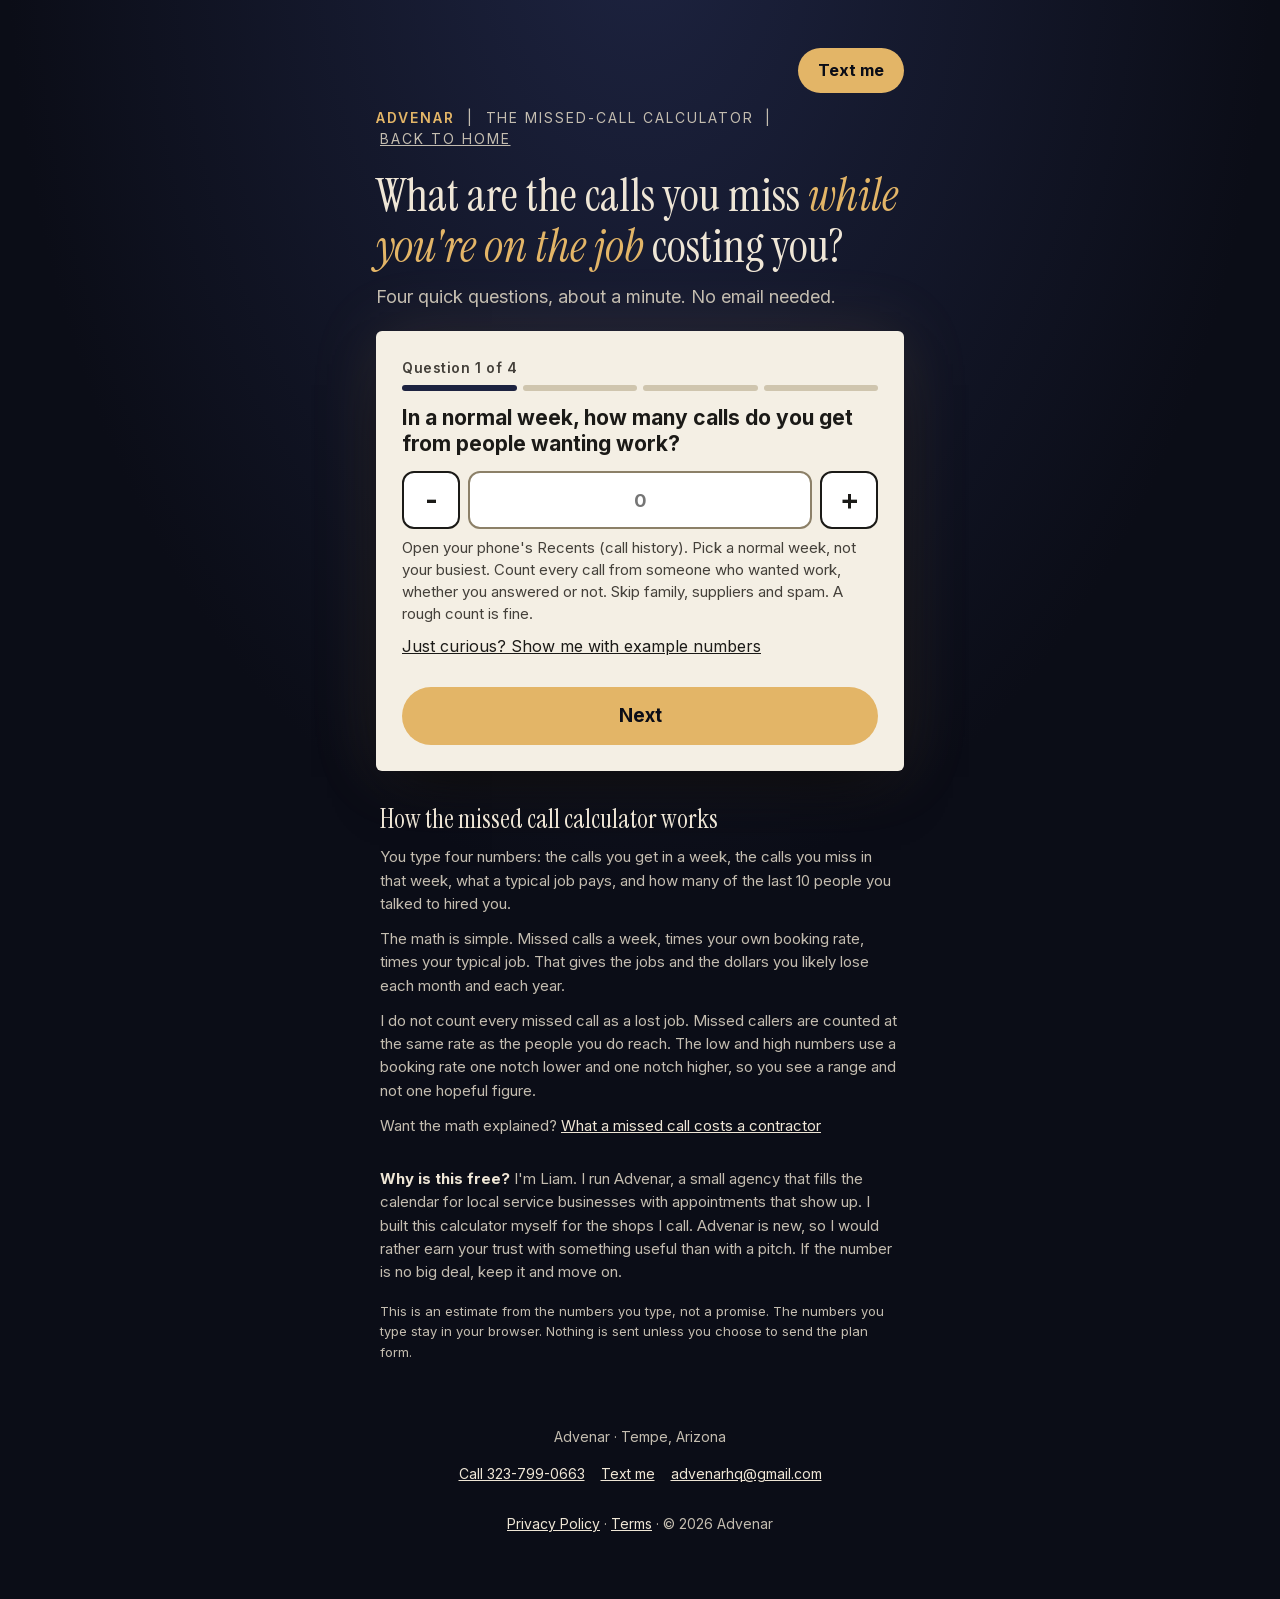
<file: audit/index.html>
<!doctype html>
<html lang="en">
<head>
<meta charset="utf-8">
<meta name="viewport" content="width=device-width, initial-scale=1">
<title>Missed Call Calculator for Contractors | Advenar</title>
<meta name="description" content="HVAC, plumbing, roofing and lawn care owners: answer four quick questions and see what the calls you miss are costing you each month and each year.">
<link rel="canonical" href="https://advenarhq.com/audit/">
<meta property="og:type" content="website">
<meta property="og:site_name" content="Advenar">
<meta property="og:url" content="https://advenarhq.com/audit/">
<meta property="og:title" content="Missed Call Calculator for Contractors | Advenar">
<meta property="og:description" content="Four quick questions, about a minute. See a careful estimate of what the calls you miss on the job may be costing you each month.">
<meta property="og:image" content="https://advenarhq.com/img/og.png">
<meta property="og:image:width" content="1200">
<meta property="og:image:height" content="630">
<meta property="og:image:alt" content="Advenar. A full calendar you didn't have to chase.">
<meta name="twitter:card" content="summary_large_image">
<meta name="twitter:title" content="Missed Call Calculator for Contractors | Advenar">
<meta name="twitter:description" content="Four quick questions, about a minute. See a careful estimate of what the calls you miss on the job may be costing you each month.">
<meta name="twitter:image" content="https://advenarhq.com/img/og.png">
<meta name="theme-color" content="#0b0d17">
<link rel="icon" href="/favicon.svg" type="image/svg+xml">
<link rel="preload" href="/fonts/instrument-serif.woff2" as="font" type="font/woff2" crossorigin>
<link rel="preload" href="/fonts/inter-var.woff2" as="font" type="font/woff2" crossorigin>
<style>
/* Same self-hosted fonts as the home page (licenses: /fonts/OFL.txt) */
@font-face{font-family:"Instrument Serif";font-style:normal;font-weight:400;font-display:swap;src:url(/fonts/instrument-serif.woff2) format("woff2")}
@font-face{font-family:"Instrument Serif";font-style:italic;font-weight:400;font-display:swap;src:url(/fonts/instrument-serif-italic.woff2) format("woff2")}
@font-face{font-family:Inter;font-style:normal;font-weight:400 700;font-display:swap;src:url(/fonts/inter-var.woff2) format("woff2")}
:root{
  --midnight:#1d2340; --midnight-deep:#0b0d17;
  --cream:#efe6d6; --muted:#c4bdb0; --gold:#e3b567;
  --paper:#f4efe4; --ink:#1b1a17; --ink-soft:#44403a; --line:#d8cfbc; --danger:#9c1f18;
}
*{box-sizing:border-box}
html{-webkit-text-size-adjust:100%}
body{margin:0;min-height:100vh;color:var(--cream);font:17px/1.55 Inter,system-ui,-apple-system,"Segoe UI",Roboto,sans-serif;
  background:var(--midnight-deep) radial-gradient(ellipse at 50% -10%,var(--midnight),var(--midnight-deep) 70%) no-repeat fixed}
.wrap{max-width:560px;margin:0 auto;padding:24px 16px 56px}
.brand{font-size:14px;letter-spacing:.14em;text-transform:uppercase;color:var(--muted);margin:0 0 20px}
.brand b{color:var(--gold);font-weight:600}
h1,h2{font-family:"Instrument Serif",Georgia,"Times New Roman",serif;font-weight:400;line-height:1.1;margin:0}
h1{font-size:clamp(32px,9vw,46px)}
h1 em,h2 em{color:var(--gold)}
h2{font-size:clamp(26px,7vw,34px);color:var(--ink)}
.sub{color:var(--muted);margin:12px 0 20px;font-size:18px}
.card{background:var(--paper);color:var(--ink);border-radius:6px;padding:18px 14px;box-shadow:0 30px 60px -24px rgba(0,0,0,.8),0 0 70px rgba(227,181,103,.12)}
.q{font-size:21px;line-height:1.25;font-weight:700;margin:0 0 8px;display:block}
.q:focus{outline:none}
.hint a{color:var(--ink)}
.homelink{color:inherit;display:inline-block;padding:12px 4px;margin:-12px 0}
.topbook{margin:0 0 14px;text-align:right}
.topbook a{display:inline-flex;align-items:center;min-height:44px;padding:10px 20px;border-radius:999px;background:var(--gold);color:var(--midnight-deep);font-weight:700;font-size:16px;text-decoration:none}
.hint{display:block;font-size:15px;color:var(--ink-soft);margin:8px 0 0;line-height:1.45}
.stepper{display:flex;gap:8px;align-items:stretch;margin:14px 0 0}
.stp{flex:0 0 58px;min-height:58px;border:2px solid var(--ink);border-radius:12px;background:#fff;color:var(--ink);font:700 28px/1 Inter,sans-serif;cursor:pointer;touch-action:manipulation}
.stp:active{background:#e8dfc9}
.row{flex:1;min-width:0;display:flex;align-items:stretch;border:2px solid #8c8068;border-radius:12px;background:#fff;overflow:hidden}
.row:focus-within{outline:3px solid var(--midnight);outline-offset:2px}
.row .aff{display:flex;align-items:center;padding:0 0 0 14px;color:var(--ink-soft);font-weight:700;font-size:20px}
.row input{flex:1;min-width:0;width:100%;border:0;outline:0;background:transparent;font:700 24px/1 Inter,sans-serif;color:var(--ink);padding:10px 12px;min-height:54px;text-align:center}
.row .aff + input{text-align:left;padding-left:4px}
input[type=text],input[type=tel]{font-size:18px}
.plain{width:100%;min-height:54px;font:inherit;font-size:18px;color:var(--ink);padding:10px 12px;border:2px solid #8c8068;border-radius:12px;background:#fff}
.plain:focus{outline:3px solid var(--midnight);outline-offset:2px}
.tiles{display:grid;grid-template-columns:repeat(6,1fr);gap:6px;margin:14px 0 0;border:0;padding:0;min-width:0}
.tile{position:relative;display:block}
.tile input{position:absolute;inset:0;opacity:0;margin:0;cursor:pointer;width:100%;height:100%}
.tile span{display:flex;align-items:center;justify-content:center;min-height:54px;border:2px solid var(--ink);border-radius:12px;background:#fff;font-weight:700;font-size:22px}
.tile input:checked + span{background:var(--midnight);color:var(--cream);border-color:var(--midnight)}
.tile input:focus-visible + span{outline:3px solid var(--midnight);outline-offset:3px}
.tiles-cap{display:flex;justify-content:space-between;font-size:14px;color:var(--ink-soft);margin:8px 2px 0}
.btn{display:flex;align-items:center;justify-content:center;width:100%;min-height:56px;padding:14px 22px;border:0;border-radius:999px;background:var(--gold);color:var(--midnight-deep);font:inherit;font-weight:700;font-size:19px;text-align:center;text-decoration:none;cursor:pointer}
.btn:hover{filter:brightness(1.05)}
.btn:focus-visible,.link:focus-visible,.stp:focus-visible,summary:focus-visible{outline:3px solid var(--midnight);outline-offset:3px}
.btn.ghost{background:transparent;border:2px solid var(--ink);color:var(--ink)}
.btn[aria-disabled=true],.btn:disabled{opacity:.55;cursor:not-allowed}
.link{text-align:left;background:none;border:0;padding:10px 0;min-height:44px;color:var(--ink);font:inherit;font-size:16px;text-decoration:underline;cursor:pointer}
.link.center{display:block;margin:0 auto;text-align:center}
.small{font-size:14px;color:var(--ink-soft)}
.contactline{margin:14px 0 0}
.contactline a,#next .small a{color:var(--ink);display:inline-block;padding:12px 0}
.foot{max-width:560px;margin:0 auto;padding:8px 16px 48px;color:var(--muted);font-size:14px;text-align:center}
.foot p{margin:0 0 4px}
.foot a{color:var(--cream);display:inline-block;padding:12px 0}
.foot .links{justify-content:center;column-gap:16px}
.links{display:flex;flex-wrap:wrap;align-items:center;column-gap:16px}
.contactline.links{justify-content:flex-start}
.err{color:var(--danger);font-size:15px;font-weight:600;margin:8px 0 0}
.err:empty{display:none}
.flag{margin:12px 0 0;padding:10px 12px;border-radius:8px;background:#fff1cf;color:#4d3800;font-size:15px;line-height:1.4}
.flag:empty{display:none}
.echo{margin:8px 2px 0;font-size:15px;color:var(--ink-soft);min-height:22px}
.progress{display:flex;gap:6px;margin:0 0 14px}
.progress i{flex:1;height:6px;border-radius:3px;background:#cfc5ae}
.progress i.on{background:var(--midnight)}
.pcount{font-size:14px;font-weight:600;color:var(--ink-soft);margin:0 0 6px;letter-spacing:.04em}
.nav{margin:18px 0 0}
details.help{margin:14px 0 0;border:1.5px dashed #8c8068;border-radius:10px;padding:2px 12px}
details.help summary{min-height:44px;display:flex;align-items:center;cursor:pointer;font-weight:600;font-size:16px}
details.help .two{display:grid;grid-template-columns:1fr 1fr;gap:10px;margin:6px 0 10px}
details.help label{font-size:14px;font-weight:600;display:block;margin:0 0 4px}
details.help .plain{min-height:48px}
.btn.small-btn{min-height:48px;font-size:16px;margin:0 0 10px;background:var(--midnight);color:var(--cream)}
#result{margin-top:0;border-radius:6px;background:var(--midnight-deep);color:var(--cream);padding:22px 16px;border:1px solid rgba(227,181,103,.45)}
#result:focus{outline:none}
#result .k{font-size:14px;letter-spacing:.1em;text-transform:uppercase;color:var(--muted);margin:0}
#result .big{font-family:"Instrument Serif",Georgia,serif;color:var(--cream);font-size:clamp(34px,10vw,48px);line-height:1.08;margin:6px 0 0;overflow-wrap:anywhere}
#result .big span{font-family:Inter,sans-serif;font-size:16px;color:var(--muted)}
#result .what{margin:6px 0 0;color:var(--muted);font-size:16px}
#result .year{margin:14px 0 0;color:var(--cream);font-size:15px}
.range{display:grid;grid-template-columns:repeat(3,1fr);gap:8px;margin:18px 0 0}
.range div{border:1px solid rgba(255,255,255,.18);border-radius:8px;padding:8px 6px;text-align:center}
.range div.mid{border-color:var(--gold);background:rgba(227,181,103,.08)}
.range b{display:block;font-size:clamp(16px,4.6vw,20px);line-height:1.2;overflow-wrap:anywhere}
.range span{display:block;font-size:13px;color:var(--muted);line-height:1.3;margin-top:2px}
.rangenote{font-size:14px;color:var(--muted);margin:8px 0 0}
#result .math{margin:16px 0 0;color:var(--cream);font-size:16px;border-top:1px solid rgba(255,255,255,.14);padding-top:14px}
#result .note{margin:12px 0 0;color:var(--cream);font-size:15px}
#result .note strong{color:var(--cream)}
#result .check{margin:14px 0 0;padding:10px 12px;border-radius:8px;background:#fff1cf;color:#4d3800;font-size:15px}
#result .check ul{margin:4px 0 0;padding-left:18px}
#result .check button{background:none;border:0;padding:6px 0;min-height:44px;color:#4d3800;font:inherit;font-size:15px;text-decoration:underline;cursor:pointer}
#result .check button:focus-visible{outline:3px solid var(--midnight);outline-offset:2px}
#result .exnote{margin:0 0 14px;padding:10px 12px;border-radius:8px;background:rgba(227,181,103,.18);color:var(--cream);font-size:15px}
#next{margin-top:16px}
#next .actions{display:grid;gap:12px}
#next .tools{display:flex;justify-content:space-between;gap:12px;flex-wrap:wrap;margin:6px 0 0}
#leadbox p{margin:10px 0}
.field{margin:0 0 16px}
.field label{display:block;font-weight:600;font-size:16px;margin:0 0 6px}
.hp{position:absolute;left:-9999px;width:1px;height:1px;overflow:hidden}
.field.agree{display:flex;gap:12px;align-items:flex-start}
.field.agree input{flex:none;width:24px;height:24px;margin:2px 0 0}
.field.agree label{font-weight:400;font-size:14px;margin:0}
#next .field.agree label a{display:inline;padding:0}
.status{margin:14px 0 0;padding:12px;border-radius:8px;font-size:16px}
.status.ok{background:#e1f2e7;color:#12552f}
.status.dev{background:#fff1cf;color:#5a4300}
.status.bad{background:#fbe3e1;color:#7c1a14}
#sharebox{width:100%;min-height:110px;font:inherit;font-size:16px;margin:8px 0 0;padding:10px;border:2px solid #8c8068;border-radius:10px}
.why{margin:30px 4px 0;color:var(--muted);font-size:15px}
.why strong{color:var(--cream)}
.how{margin:34px 4px 0}
.how h2{color:var(--cream);font-size:clamp(22px,6vw,26px);margin:0}
.how .why{margin:12px 0 0}
.how a{color:var(--cream)}
.src{margin:18px 4px 0;color:var(--muted);font-size:13px}
[hidden]{display:none!important}
@media (min-width:640px){.wrap{padding-top:48px}.card{padding:26px}}
</style>
<script type="application/ld+json">{"@context": "https://schema.org", "@type": "WebApplication", "name": "Missed-Call Calculator", "alternateName": "Missed Call Calculator", "url": "https://advenarhq.com/audit/", "applicationCategory": "BusinessApplication", "operatingSystem": "Any", "description": "A free calculator for HVAC, plumbing, roofing and lawn care owners. Answer four questions and see an estimate of what missed calls cost each month and each year.", "offers": {"@type": "Offer", "price": "0", "priceCurrency": "USD"}, "provider": {"@type": "ProfessionalService", "@id": "https://advenarhq.com/#org", "name": "Advenar", "url": "https://advenarhq.com/"}}</script>
</head>
<body>
<main class="wrap">
  <p class="topbook"><a href="sms:+13237990663">Text me</a></p>
  <p class="brand"><b>Advenar</b> &nbsp;|&nbsp; the Missed-Call Calculator &nbsp;|&nbsp; <a class="homelink" href="/">Back to home</a></p>

  <header id="intro">
    <h1>What are the calls you miss <em>while you're on the job</em> costing you?</h1>
    <p class="sub">Four quick questions, about a minute. No email needed.</p>
  </header>

  <section class="card" id="quiz" aria-label="The four questions">
    <p class="pcount" id="pcount">Question 1 of 4</p>
    <div class="progress" aria-hidden="true"><i class="on"></i><i></i><i></i><i></i></div>

    <div class="step" data-step="1">
      <label class="q" for="calls" id="q1">In a normal week, how many calls do you get from people wanting work?</label>
      <div class="stepper">
        <button type="button" class="stp" data-for="calls" data-d="-1" aria-label="One fewer call">-</button>
        <div class="row"><input id="calls" type="text" inputmode="numeric" pattern="[0-9]*" placeholder="0" autocomplete="off" aria-describedby="calls-h calls-f"></div>
        <button type="button" class="stp" data-for="calls" data-d="1" aria-label="One more call">+</button>
      </div>
      <span class="hint" id="calls-h">Open your phone's Recents (call history). Pick a normal week, not your busiest. Count every call from someone who wanted work, whether you answered or not. Skip family, suppliers and spam. A rough count is fine.</span>
      <div class="flag" id="calls-f" role="status"></div>
      <button type="button" class="link" id="example">Just curious? Show me with example numbers</button>
    </div>

    <div class="step" data-step="2" hidden>
      <label class="q" for="missed" id="q2">Of those, how many did you not get to talk to?</label>
      <div class="stepper">
        <button type="button" class="stp" data-for="missed" data-d="-1" aria-label="One fewer missed call">-</button>
        <div class="row"><input id="missed" type="text" inputmode="numeric" pattern="[0-9]*" placeholder="0" autocomplete="off" aria-describedby="missed-h missed-f"></div>
        <button type="button" class="stp" data-for="missed" data-d="1" aria-label="One more missed call">+</button>
      </div>
      <span class="hint" id="missed-h">Same week, same Recents list. Count the missed calls and the ones that went to voicemail. Your own count beats a guess.</span>
      <div class="flag" id="missed-f" role="status"></div>
      <button type="button" class="link" id="guess14" aria-describedby="g14-h">Not sure? Start with a guess of 14% of my calls</button>
      <span class="hint" id="g14-h" style="margin-top:0">A starting guess only. CallRail's January 2025 small business benchmark report put home services at about 14% missed calls (<a href="https://www.callrail.com/blog/callrail-releases-benchmark-report" target="_blank" rel="noopener">CallRail's report</a>). That is one company's data, so replace it with your own count.</span>
    </div>

    <div class="step" data-step="3" hidden>
      <label class="q" for="value" id="q3">What does a typical job pay you?</label>
      <div class="stepper">
        <button type="button" class="stp" data-for="value" data-d="-50" aria-label="Fifty dollars less">-</button>
        <div class="row"><span class="aff" aria-hidden="true">$</span><input id="value" type="text" inputmode="numeric" pattern="[0-9]*" placeholder="0" autocomplete="off" aria-describedby="value-h value-e value-f"></div>
        <button type="button" class="stp" data-for="value" data-d="50" aria-label="Fifty dollars more">+</button>
      </div>
      <div class="echo" id="value-e" aria-live="polite"></div>
      <span class="hint" id="value-h">Look at last month's invoices. Add up what you were paid and divide by the number of jobs. A typical job, not your biggest.</span>
      <div class="flag" id="value-f" role="status"></div>
      <details class="help" id="valhelp">
        <summary>Do the math for me</summary>
        <div class="two">
          <div><label for="vh-total">Total paid last month ($)</label><input class="plain" id="vh-total" type="text" inputmode="numeric" pattern="[0-9]*" autocomplete="off"></div>
          <div><label for="vh-jobs">Number of jobs</label><input class="plain" id="vh-jobs" type="text" inputmode="numeric" pattern="[0-9]*" autocomplete="off"></div>
        </div>
        <button type="button" class="btn small-btn" id="vh-use">Use that</button>
        <div class="err" id="vh-e" role="alert"></div>
      </details>
    </div>

    <div class="step" data-step="4" hidden>
      <fieldset style="border:0;padding:0;margin:0;min-width:0">
        <legend class="q" id="q4" tabindex="-1" style="padding:0">Out of 10 people who call and reach you, how many hire you?</legend>
        <div class="tiles" id="tiles" role="radiogroup" aria-labelledby="q4">
          <label class="tile"><input type="radio" name="rate" value="0"><span>0</span></label>
          <label class="tile"><input type="radio" name="rate" value="1"><span>1</span></label>
          <label class="tile"><input type="radio" name="rate" value="2"><span>2</span></label>
          <label class="tile"><input type="radio" name="rate" value="3"><span>3</span></label>
          <label class="tile"><input type="radio" name="rate" value="4"><span>4</span></label>
          <label class="tile"><input type="radio" name="rate" value="5"><span>5</span></label>
          <label class="tile"><input type="radio" name="rate" value="6"><span>6</span></label>
          <label class="tile"><input type="radio" name="rate" value="7"><span>7</span></label>
          <label class="tile"><input type="radio" name="rate" value="8"><span>8</span></label>
          <label class="tile"><input type="radio" name="rate" value="9"><span>9</span></label>
          <label class="tile"><input type="radio" name="rate" value="10"><span>10</span></label>
        </div>
      </fieldset>
      <div class="tiles-cap" aria-hidden="true"><span>0 = none</span><span>10 = all of them</span></div>
      <span class="hint" id="rate-h">Think of the last 10 people you actually talked to. Tap how many hired you. I count missed callers at this same rate, not as if every one would have booked.</span>
      <div class="echo" id="rate-from"></div>
      <div class="flag" id="rate-f" role="status"></div>
    </div>

    <div class="err" id="stoperr" role="alert"></div>
    <div class="nav">
      <button type="button" class="btn" id="next-btn">Next</button>
      <button type="button" class="link" id="back-btn" hidden>Back</button>
    </div>
  </section>

  <section id="resultview" hidden>
    <div id="result" tabindex="-1" aria-live="polite"></div>

    <section id="next" class="card">
      <h2>Want a plan to <em style="color:#7a4f06">stop the leak</em>?</h2>
      <p style="margin:10px 0 14px">Leave your details and I will look at how calls get answered at your business, then send you a one-page plan with the first fixes I would make. Free. If you want help doing it, we can talk. If not, the plan is yours.</p>
      <div class="actions" id="actions">
        <button type="button" class="btn" id="plan-btn" aria-expanded="false" aria-controls="leadbox">Send me my free one-page plan</button>
      </div>
      <div id="leadbox" hidden>
        <form id="lead" novalidate>
          <div class="field">
            <label for="name">Your name</label>
            <input class="plain" id="name" name="name" type="text" autocomplete="name" required>
            <div class="err" id="name-e" role="alert"></div>
          </div>
          <div class="field">
            <label for="biz">Business name</label>
            <input class="plain" id="biz" name="business" type="text" autocomplete="organization" placeholder="e.g. Smith Heating and Air" required>
            <div class="err" id="biz-e" role="alert"></div>
          </div>
          <div class="field">
            <label for="trade">Type of business</label>
            <input class="plain" id="trade" name="trade" type="text" maxlength="60" placeholder="e.g. HVAC, plumbing, roofing" required>
            <div class="err" id="trade-e" role="alert"></div>
          </div>
          <div class="field">
            <label for="website">Website (if you have one)</label>
            <input class="plain" id="website" name="website" type="text" inputmode="url" autocomplete="url" maxlength="200" placeholder="yourbusiness.com">
          </div>
          <div class="field">
            <label for="email">Email</label>
            <input class="plain" id="email" name="email" type="email" inputmode="email" autocomplete="email" maxlength="120" required>
            <div class="err" id="email-e" role="alert"></div>
          </div>
          <div class="field">
            <label for="phone">Cell phone</label>
            <input class="plain" id="phone" name="phone" type="tel" inputmode="tel" autocomplete="tel" required>
            <div class="err" id="phone-e" role="alert"></div>
          </div>
          <div class="field agree">
            <input id="sms" name="sms_consent" type="checkbox">
            <label class="small" for="sms">I agree to get text messages from Advenar at this number about my request. Message frequency varies. Msg and data rates may apply. Reply STOP to opt out, HELP for help. Consent is not a condition of purchase. <a href="/privacy/#texts">Privacy policy</a> and <a href="/terms/">Terms</a>.</label>
          </div>
          <div class="hp" aria-hidden="true"><label>Leave empty <input type="text" name="company_site" id="company_site" tabindex="-1" autocomplete="off"></label></div>
          <button class="btn" type="submit" id="send">Send me the plan</button>
          <p class="small" style="margin:10px 0 0">I use this only to send the plan and follow up about it. No list, no spam.</p>
          <div id="formstatus" class="status" role="status" hidden></div>
        </form>
      </div>
      <p class="small contactline">Rather talk it through? <a id="book" href="#" rel="noopener">Text Liam to set up a 15-minute call</a>, no pressure.</p>
      <p class="small" id="bookdev" hidden style="margin:8px 0 0">Dev note: BOOKING_URL is not set yet, so this link does nothing.</p>
      <p class="small contactline links">Or reach me directly: <a href="tel:+13237990663">Call 323-799-0663</a> <a href="sms:+13237990663">Text me</a> <a href="mailto:advenarhq@gmail.com">advenarhq@gmail.com</a></p>
      <div class="tools">
        <button type="button" class="link" id="copy-btn">Copy my result</button>
        <button type="button" class="link" id="change-btn">Change my numbers</button>
      </div>
      <p class="small">Your numbers stay in your browser unless you send the plan form. <a href="/privacy/">Privacy</a></p>
      <div id="copystatus" class="status ok" role="status" hidden></div>
      <textarea id="sharebox" readonly hidden aria-label="Your result as text. Select all and copy."></textarea>
      <div id="textme" hidden>
        <button type="button" class="link" aria-disabled="true" style="margin-top:10px">Text me my number</button>
        <p class="small" style="margin:8px 0 0">Dev note: placeholder only. Texting needs a backend (an SMS service), so nothing is sent and this button does nothing. Shown only with ?dev=1.</p>
      </div>
    </section>
  </section>

  <section class="how" aria-labelledby="how-h">
    <h2 id="how-h">How the missed call calculator works</h2>
    <p class="why">You type four numbers: the calls you get in a week, the calls you miss in that week, what a typical job pays, and how many of the last 10 people you talked to hired you.</p>
    <p class="why">The math is simple. Missed calls a week, times your own booking rate, times your typical job. That gives the jobs and the dollars you likely lose each month and each year.</p>
    <p class="why">I do not count every missed call as a lost job. Missed callers are counted at the same rate as the people you do reach. The low and high numbers use a booking rate one notch lower and one notch higher, so you see a range and not one hopeful figure.</p>
    <p class="why">Want the math explained? <a href="/missed-call-cost/">What a missed call costs a contractor</a></p>
  </section>

  <p class="why"><strong>Why is this free?</strong> I'm Liam. I run Advenar, a small agency that fills the calendar for local service businesses with appointments that show up. I built this calculator myself for the shops I call. Advenar is new, so I would rather earn your trust with something useful than with a pitch. If the number is no big deal, keep it and move on.</p>
  <p class="src">This is an estimate from the numbers you type, not a promise. The numbers you type stay in your browser. Nothing is sent unless you choose to send the plan form.</p>
</main>
<footer class="foot">
  <p>Advenar &middot; Tempe, Arizona</p>
  <p class="links"><a href="tel:+13237990663">Call 323-799-0663</a> <a href="sms:+13237990663">Text me</a> <a href="mailto:advenarhq@gmail.com">advenarhq@gmail.com</a></p>
  <p><a href="/privacy/">Privacy Policy</a> &middot; <a href="/terms/">Terms</a> &middot; &copy; 2026 Advenar</p>
</footer>

<script>
// ===== CONFIG =====
const WORKER_URL  = "https://advenar-audit.advenarhq.workers.dev"; // same Cloudflare Worker the home page form uses (POST /request)
const BOOKING_URL = "sms:+13237990663"; // booking is a text to Liam, who sends a Google Meet link
// ==================

// BEGIN CALC (pure, no DOM; tests load this block)
var WEEKS_PER_YEAR = 52;
var WEEKS_PER_MONTH = 52 / 12;
var CAPS = { calls: 5000, value: 100000 };
var RATE_NOTCH = 10; // range uses booking rate one notch (1 out of 10 = 10 points) down and up

function parseNum(x){
  if (typeof x === "number") return isFinite(x) ? x : NaN;
  if (typeof x !== "string") return NaN;
  var s = x.replace(/[$,%\s]/g, "");
  if (s === "" || !/^-?\d*\.?\d+$|^-?\d+\.$/.test(s)) return NaN;
  return parseFloat(s);
}

function round1(n){ return Math.round(n * 10) / 10; }
function num1(n){ return round1(n).toLocaleString("en-US"); }
function formatMoney(n){ return "$" + Math.round(n).toLocaleString("en-US"); }

// Tap 0 to 10 <-> percent. The URL and the math stay in percent.
function outOfTenToPct(n){
  n = parseNum(n); if (isNaN(n)) return NaN;
  return Math.min(10, Math.max(0, n)) * 10;
}
function pctToOutOfTen(p){
  p = parseNum(p); if (isNaN(p)) return NaN;
  return Math.round(Math.min(100, Math.max(0, p)) / 10);
}

// "Do the math for me": last month's total paid divided by number of jobs, whole dollars.
function avgJobValue(total, jobs){
  total = parseNum(total); jobs = parseNum(jobs);
  if (isNaN(total) || isNaN(jobs) || jobs <= 0 || total < 0) return NaN;
  return Math.round(total / jobs);
}

function lossFor(missed, ratePct, value){
  var jobsPerWeek = missed * (ratePct / 100);
  return { ratePct: ratePct, jobsPerMonth: jobsPerWeek * WEEKS_PER_MONTH,
           perMonth: jobsPerWeek * WEEKS_PER_MONTH * value, perYear: jobsPerWeek * WEEKS_PER_YEAR * value };
}

// Returns { ready, perMonth, perYear, jobsPerMonth, missedPerWeek, callsPerWeek, ratePct, value, low, high, notes[] }
// Lost jobs = unanswered calls per week x share of reached callers who book. Never every missed call.
// low / high = the same math with the booking rate one notch (10 points) down and up. They are an honest
// range around the estimate, not a prediction.
function calcMissedCallLoss(input){
  input = input || {};
  var notes = [];
  var calls = parseNum(input.calls), missed = parseNum(input.missed),
      value = parseNum(input.value), rate = parseNum(input.rate);
  var blank = [calls, missed, value, rate].some(function(n){ return isNaN(n); });
  function clean(n, max, label){
    if (isNaN(n)) return 0;
    if (n < 0) { notes.push(label + " can't be negative, so I used 0."); return 0; }
    if (n > max) { notes.push(label + " was capped at " + max.toLocaleString("en-US") + "."); return max; }
    return n;
  }
  calls = clean(calls, CAPS.calls, "Calls per week");
  missed = clean(missed, CAPS.calls, "Unanswered calls");
  value = clean(value, CAPS.value, "Job value");
  rate = clean(rate, 100, "Booking rate");
  if (missed > calls) { notes.push("Unanswered calls can't be more than total calls, so I used " + calls + "."); missed = calls; }
  var mid = lossFor(missed, rate, value);
  return {
    ready: !blank, perMonth: mid.perMonth, perYear: mid.perYear,
    jobsPerMonth: mid.jobsPerMonth,
    missedPerWeek: missed, callsPerWeek: calls, ratePct: rate, value: value,
    low: lossFor(missed, Math.max(0, rate - RATE_NOTCH), value),
    high: lossFor(missed, Math.min(100, rate + RATE_NOTCH), value),
    notes: notes
  };
}

// Gentle "does that look right?" checks. Never blocks. Returns [{field, code, msg}].
function sanityFlags(input){
  input = input || {};
  var calls = parseNum(input.calls), missed = parseNum(input.missed),
      value = parseNum(input.value), rate = parseNum(input.rate), out = [];
  function add(field, code, msg){ out.push({ field: field, code: code, msg: msg }); }
  if (!isNaN(calls) && calls >= 150) add("calls", "calls-high", "That is " + num1(calls).toString() + " calls a week. Double-check there is no extra zero.");
  if (!isNaN(calls) && !isNaN(missed)) {
    if (missed > calls) add("missed", "missed-over", "You have more unanswered (" + num1(missed) + ") than total calls (" + num1(calls) + "). I will use " + num1(calls) + " for now. Maybe the total is too low?");
    else if (missed === 0 && calls > 0) add("missed", "missed-zero", "No missed calls at all? Look at Recents once more for voicemails you never returned. If it really is zero, great.");
    else if (calls > 0 && missed / calls >= 0.5) add("missed", "missed-half", "That is half your calls or more unanswered. If that is right, this number will be big. Worth one more count.");
  }
  if (!isNaN(value)) {
    if (value >= 10000) add("value", "value-high", formatMoney(value) + " for a typical job? If that is your biggest job, use an everyday one instead.");
    else if (value > 0 && value < 25) add("value", "value-low", formatMoney(value) + " for a typical job? Check for a missing zero.");
  }
  if (!isNaN(rate)) {
    if (rate === 0) add("rate", "rate-zero", "0 out of 10 means nobody who reaches you ever hires you, so missed calls cost $0 here. Think of your last 10 callers.");
    else if (rate >= 100) add("rate", "rate-all", "10 out of 10 means everyone who reaches you hires you. If a few shop around, tap a lower number.");
  }
  return out;
}

function mathSentence(r){
  var jobs = num1(r.jobsPerMonth);
  return "You miss " + num1(r.missedPerWeek) + " call" + (r.missedPerWeek === 1 ? "" : "s") + " a week. If " + num1(r.ratePct / 10) +
    " out of 10 callers hire you and a job is worth " + formatMoney(r.value) + ", that is about " + jobs + " job" + (jobs === "1" ? "" : "s") +
    " a month (" + num1(r.missedPerWeek) + " x " + num1(r.ratePct) + "% x 52 weeks / 12 months), or " + formatMoney(r.perMonth) + ".";
}

function buildPrefillUrl(base, r){
  return base + "?calls=" + encodeURIComponent(String(r.callsPerWeek)) + "&missed=" + encodeURIComponent(String(r.missedPerWeek)) +
    "&value=" + encodeURIComponent(String(r.value)) + "&rate=" + encodeURIComponent(String(r.ratePct));
}

// Plain text for "Copy my result". url is optional (only passed when the page is on http or https).
function buildShareText(r, url){
  if (!r || !r.ready) return "";
  var lines = [
    "My Missed-Call Calculator result (Advenar). An estimate, not a promise.",
    "About " + formatMoney(r.perMonth) + " a month, " + formatMoney(r.perYear) + " a year, lost to calls I miss.",
    "Range: " + formatMoney(r.low.perMonth) + " to " + formatMoney(r.high.perMonth) + " a month (booking rate one notch down and up).",
    mathSentence(r)
  ];
  if (url) lines.push("Run your own: " + url);
  return lines.join("\n");
}
// END CALC

(function(){
  var $ = function(id){ return document.getElementById(id); };
  var FIELDS = ["calls","missed","value","rate"];
  var st = { calls:"", missed:"", value:"", rate:"" };   // rate is kept in PERCENT
  var step = 1, last = null, isExample = false;

  function esc(s){ return String(s).replace(/[&<>"']/g,function(c){return {"&":"&amp;","<":"&lt;",">":"&gt;",'"':"&quot;","'":"&#39;"}[c];}); }

  // ----- steps -----
  function showStep(n, focus){
    step = n;
    document.querySelectorAll(".step").forEach(function(el){ el.hidden = Number(el.getAttribute("data-step")) !== n; });
    document.querySelectorAll(".progress i").forEach(function(el, i){ el.className = i < n ? "on" : ""; });
    $("pcount").textContent = "Question " + n + " of 4";
    $("next-btn").textContent = n === 4 ? "Show me my number" : "Next";
    $("back-btn").hidden = n === 1;
    $("stoperr").textContent = "";
    showFlags();
    if (focus){
      if (n === 4) $("q4").focus(); else $(FIELDS[n-1]).focus();
    }
  }

  function showFlags(){
    var fl = sanityFlags(st);
    ["calls","missed","value","rate"].forEach(function(f){
      var el = $(f + "-f"); if (!el) return;
      var m = fl.filter(function(x){ return x.field === f; }).map(function(x){ return x.msg; });
      el.textContent = m.join(" ");
    });
    var v = parseNum(st.value);
    $("value-e").textContent = isNaN(v) ? "" : "That is " + formatMoney(v) + " per job.";
  }

  function setRateUI(){
    var p = parseNum(st.rate), tap = pctToOutOfTen(p);
    document.querySelectorAll("#tiles input").forEach(function(r){ r.checked = !isNaN(p) && p % 10 === 0 && Number(r.value) === tap; });
    $("rate-from").textContent = (!isNaN(p) && p % 10 !== 0) ? "From your link: " + num1(p) + "%. Tap a number to change it." : "";
  }

  function stepValid(){
    var f = FIELDS[step-1];
    if (f === "rate"){
      if (isNaN(parseNum(st.rate))){ $("stoperr").textContent = "Tap a number from 0 to 10."; return false; }
      return true;
    }
    if (isNaN(parseNum(st[f]))){ $("stoperr").textContent = "Type a number first. 0 is fine."; $(f).focus(); return false; }
    return true;
  }

  function next(){
    if (!stepValid()) return;
    if (step < 4) showStep(step + 1, true); else showResult();
  }

  FIELDS.slice(0,3).forEach(function(id){
    $(id).addEventListener("input", function(){ st[id] = $(id).value; $("stoperr").textContent = ""; showFlags(); });
    $(id).addEventListener("keydown", function(e){ if (e.key === "Enter"){ e.preventDefault(); next(); } });
  });
  document.querySelectorAll("#tiles input").forEach(function(r){
    r.addEventListener("change", function(){ st.rate = String(outOfTenToPct(r.value)); $("rate-from").textContent = ""; $("stoperr").textContent = ""; showFlags(); });
  });
  document.querySelectorAll(".stp").forEach(function(b){
    b.addEventListener("click", function(){
      var id = b.getAttribute("data-for"), d = Number(b.getAttribute("data-d")), cur = parseNum($(id).value);
      var max = id === "value" ? CAPS.value : CAPS.calls;
      var nv = Math.min(max, Math.max(0, (isNaN(cur) ? 0 : cur) + d));
      $(id).value = String(nv); st[id] = String(nv); $("stoperr").textContent = ""; showFlags();
    });
  });
  $("next-btn").addEventListener("click", next);
  $("back-btn").addEventListener("click", function(){ if (step > 1) showStep(step - 1, true); });

  $("guess14").addEventListener("click", function(){
    var c = parseNum($("calls").value);
    if (isNaN(c) || c <= 0){ $("stoperr").textContent = "Go back and type your weekly calls first, then I can guess 14% of them."; return; }
    var g = String(Math.round(Math.min(c, CAPS.calls) * 0.14));
    $("missed").value = g; st.missed = g; $("stoperr").textContent = ""; showFlags();
  });
  $("vh-use").addEventListener("click", useHelper);
  ["vh-total","vh-jobs"].forEach(function(id){ $(id).addEventListener("keydown", function(e){ if (e.key === "Enter"){ e.preventDefault(); useHelper(); } }); });
  function useHelper(){
    var v = avgJobValue($("vh-total").value, $("vh-jobs").value);
    if (isNaN(v)){ $("vh-e").textContent = "Type last month's total and the number of jobs (at least 1)."; return; }
    $("vh-e").textContent = ""; $("value").value = String(v); st.value = String(v); showFlags(); $("valhelp").open = false; $("value").focus();
  }
  $("example").addEventListener("click", function(){
    $("calls").value = "40"; $("missed").value = "6"; $("value").value = "450";
    st.calls = "40"; st.missed = "6"; st.value = "450"; st.rate = "40"; setRateUI();
    isExample = true; showResult();
  });

  // ----- result -----
  function showResult(){
    var r = calcMissedCallLoss(st);
    last = r;
    if (!r.ready) return;
    var q = r.low.ratePct === r.ratePct, h = r.high.ratePct === r.ratePct;
    var cells = "";
    if (!q) cells += '<div><b>' + esc(formatMoney(r.low.perMonth)) + '</b><span>if ' + esc(num1(r.low.ratePct/10)) + ' of 10 hire you</span></div>';
    cells += '<div class="mid"><b>' + esc(formatMoney(r.perMonth)) + '</b><span>likely, at ' + esc(num1(r.ratePct/10)) + ' of 10</span></div>';
    if (!h) cells += '<div><b>' + esc(formatMoney(r.high.perMonth)) + '</b><span>if ' + esc(num1(r.high.ratePct/10)) + ' of 10 hire you</span></div>';
    var flags = sanityFlags(st).concat(r.notes.map(function(n){ return { field:"", msg:n }; }));
    var jump = { calls:1, missed:2, value:3, rate:4 };
    var flagHtml = "";
    if (flags.length){
      flagHtml = '<div class="check"><strong>Quick check on your answers</strong><ul>' +
        flags.map(function(f){ return "<li>" + esc(f.msg) + (f.field ? ' <button type="button" data-go="' + jump[f.field] + '">Change it</button>' : "") + "</li>"; }).join("") + "</ul></div>";
    }
    var zero = r.perMonth === 0;
    var tail = zero ? '<p class="note">That comes to $0 with these numbers. If you really answer every call, nice. Check the numbers if that surprises you.</p>'
                    : '<p class="note"><strong>This is on the cautious side.</strong> I only count missed callers at your own booking rate, not every missed call.</p>';
    var yearLine = (q && h) ? 'Over a full year that is about ' + esc(formatMoney(r.perYear)) + '.'
      : 'Over a full year that is about ' + esc(formatMoney(r.perYear)) + ', or ' + esc(formatMoney(r.low.perYear)) + ' to ' + esc(formatMoney(r.high.perYear)) + ' if the booking rate is one notch off.';
    $("result").innerHTML =
      (isExample ? '<p class="exnote">These are made-up example numbers. Tap "Change my numbers" below to use yours.</p>' : "") +
      '<p class="k">A careful estimate, per month</p><p class="big">About ' + esc(formatMoney(r.perMonth)) + ' <span>a month</span></p>' +
      '<p class="what">That is roughly what the calls you miss may be costing you.</p>' +
      '<div class="range" role="group" aria-label="Low, likely and high">' + cells + '</div>' +
      '<p class="rangenote">Per month. Low and high move your booking rate one notch (1 out of 10) down and up.</p>' +
      tail +
      '<p class="year">' + yearLine + '</p>' +
      '<p class="math">' + esc(mathSentence(r)) + '</p>' + flagHtml;
    $("result").querySelectorAll("[data-go]").forEach(function(b){
      b.addEventListener("click", function(){ backToQuiz(Number(b.getAttribute("data-go"))); });
    });
    $("copy-btn").hidden = isExample;
    $("copystatus").hidden = true; $("sharebox").hidden = true;
    $("quiz").hidden = true; $("intro").hidden = true; $("resultview").hidden = false;
    window.scrollTo(0, 0);
    $("result").focus({ preventScroll: true });
  }

  function backToQuiz(n){
    isExample = false;
    $("resultview").hidden = true; $("quiz").hidden = false; $("intro").hidden = false;
    setRateUI(); showStep(n || 1, false);
    window.scrollTo(0, 0);
  }
  $("change-btn").addEventListener("click", function(){ backToQuiz(1); });

  // ----- copy my result (works offline) -----
  function shareUrl(){
    if (!last || !/^https?:$/.test(location.protocol)) return "";
    return buildPrefillUrl(location.origin + location.pathname, last);
  }
  function copyNote(msg){ var s = $("copystatus"); s.textContent = msg; s.hidden = false; }
  $("copy-btn").addEventListener("click", function(){
    var text = buildShareText(last, shareUrl());
    if (!text) return;
    function fallback(){
      var box = $("sharebox"); box.value = text; box.hidden = false; box.focus(); box.select();
      try { box.setSelectionRange(0, text.length); } catch(e){}
      var ok = false; try { ok = document.execCommand("copy"); } catch(e){}
      copyNote(ok ? "Copied. Paste it into a text or note." : "Your result is selected below. Press and hold, then tap Copy.");
    }
    if (navigator.clipboard && navigator.clipboard.writeText){
      navigator.clipboard.writeText(text).then(function(){ $("sharebox").hidden = true; copyNote("Copied. Paste it into a text or note."); }, fallback);
    } else fallback();
  });

  // ----- next step area -----
  $("plan-btn").addEventListener("click", function(){
    $("leadbox").hidden = false; $("actions").hidden = true; $("plan-btn").setAttribute("aria-expanded","true");
    $("name").focus();
  });

  var bookSet = BOOKING_URL && BOOKING_URL.indexOf("REPLACE") !== 0;
  var book = $("book");
  if (bookSet){ book.href = BOOKING_URL;  }
  else { book.setAttribute("aria-disabled","true"); book.addEventListener("click", function(e){ e.preventDefault(); }); $("bookdev").hidden = false; }

  try { if (new URLSearchParams(location.search).get("dev") === "1") $("textme").hidden = false; } catch(e){}

  // lead form
  function setErr(id,msg){ $(id).textContent = msg || ""; }
  function status(kind,msg){ var s=$("formstatus"); s.className="status "+kind; s.textContent=msg; s.hidden=false; }
  var REACH = ' Or use the booking link below, or call or text 323-799-0663.';
  $("lead").addEventListener("submit", function(e){
    e.preventDefault();
    var name=$("name").value.trim(), biz=$("biz").value.trim(), trade=$("trade").value.trim(), website=$("website").value.trim(), sms=$("sms").checked, phone=$("phone").value.trim(), email=$("email").value.trim(), bad=false;
    setErr("name-e", name ? "" : "Please add your name."); if(!name) bad=true;
    setErr("biz-e", biz ? "" : "Please add your business name."); if(!biz) bad=true;
    setErr("trade-e", trade ? "" : "Please add your type of business."); if(!trade) bad=true;
    var digits=(phone.match(/\d/g)||[]).length, okPhone=digits>=10 && digits<=15 && phone.length<=30 && /^[\d\s()+.\-]+$/.test(phone);
    setErr("phone-e", okPhone ? "" : "Please add a cell phone number with area code."); if(!okPhone) bad=true;
    var okEmail=email.length<=120 && /^[^\s@<>(),;:"]+@[^\s@<>(),;:"]+\.[^\s@<>(),;:"]{2,}$/.test(email);
    setErr("email-e", okEmail ? "" : "Please add an email address I can send your plan to."); if(!okEmail) bad=true;
    if (bad) return;
    if ($("company_site").value) { status("ok","Thanks."); return; } // honeypot: pretend success, send nothing
    // Exactly the fields the Worker accepts (same as the home page form). Calculator numbers are not sent.
    var payload = { name:name, business:biz, email:email, phone:phone, trade:trade, website:website, sms_consent:sms };
    var btn=$("send"); btn.disabled=true; btn.textContent="Sending...";
    fetch(WORKER_URL + "/request",{method:"POST",headers:{"Content-Type":"application/json"},body:JSON.stringify(payload)})
      .then(function(r){ return r.json().catch(function(){ return {}; }).then(function(j){ return { status:r.status, j:j }; }); })
      .then(function(x){
        if (x.j && x.j.ok){
          status("ok", x.j.mode === "waitlist"
            ? "Got it, " + name + ". This month's free spots are full, so you are on next month's list. Want to talk sooner? Use the booking link below."
            : "Got it, " + name + ". I will send your plan soon. Want to talk sooner? Use the booking link below.");
          $("lead").reset();
        } else if (x.status === 429) status("bad","You have sent a few requests today." + REACH);
        else if (x.status === 400 && x.j && x.j.error === "phone") status("bad","Check that phone number.");
        else if (x.status === 400 && x.j && x.j.error === "email") status("bad","Check that email address.");
        else if (x.status === 400 && x.j && x.j.error === "name") status("bad","Add your name.");
        else if (x.status === 400 && x.j && x.j.error === "business") status("bad","Add your business name.");
        else if (x.status === 400 && x.j && x.j.error === "website") status("bad","That website looks too long.");
        else if (x.status === 400 && x.j && x.j.error === "trade") status("bad","Add your type of business.");
        else status("bad","That did not go through." + REACH);
      })
      .catch(function(){ status("bad","That did not go through." + REACH); })
      .then(function(){ btn.disabled=false; btn.textContent="Send me the plan"; });
  });

  // ----- start: optional prefill ?calls=40&missed=6&value=450&rate=40 (rate is a percent) -----
  try {
    var qs = new URLSearchParams(location.search), got = 0;
    FIELDS.forEach(function(k){ if (qs.has(k)){ st[k] = qs.get(k); if (k !== "rate") $(k).value = qs.get(k); got++; } });
    setRateUI();
    if (got === 4 && calcMissedCallLoss(st).ready) { showResult(); }
    else { var first = FIELDS.findIndex(function(k){ return isNaN(parseNum(st[k])); }); showStep(first < 0 ? 1 : first + 1, false); }
  } catch(e){ showStep(1, false); }
})();
</script>
</body>
</html>
</file>
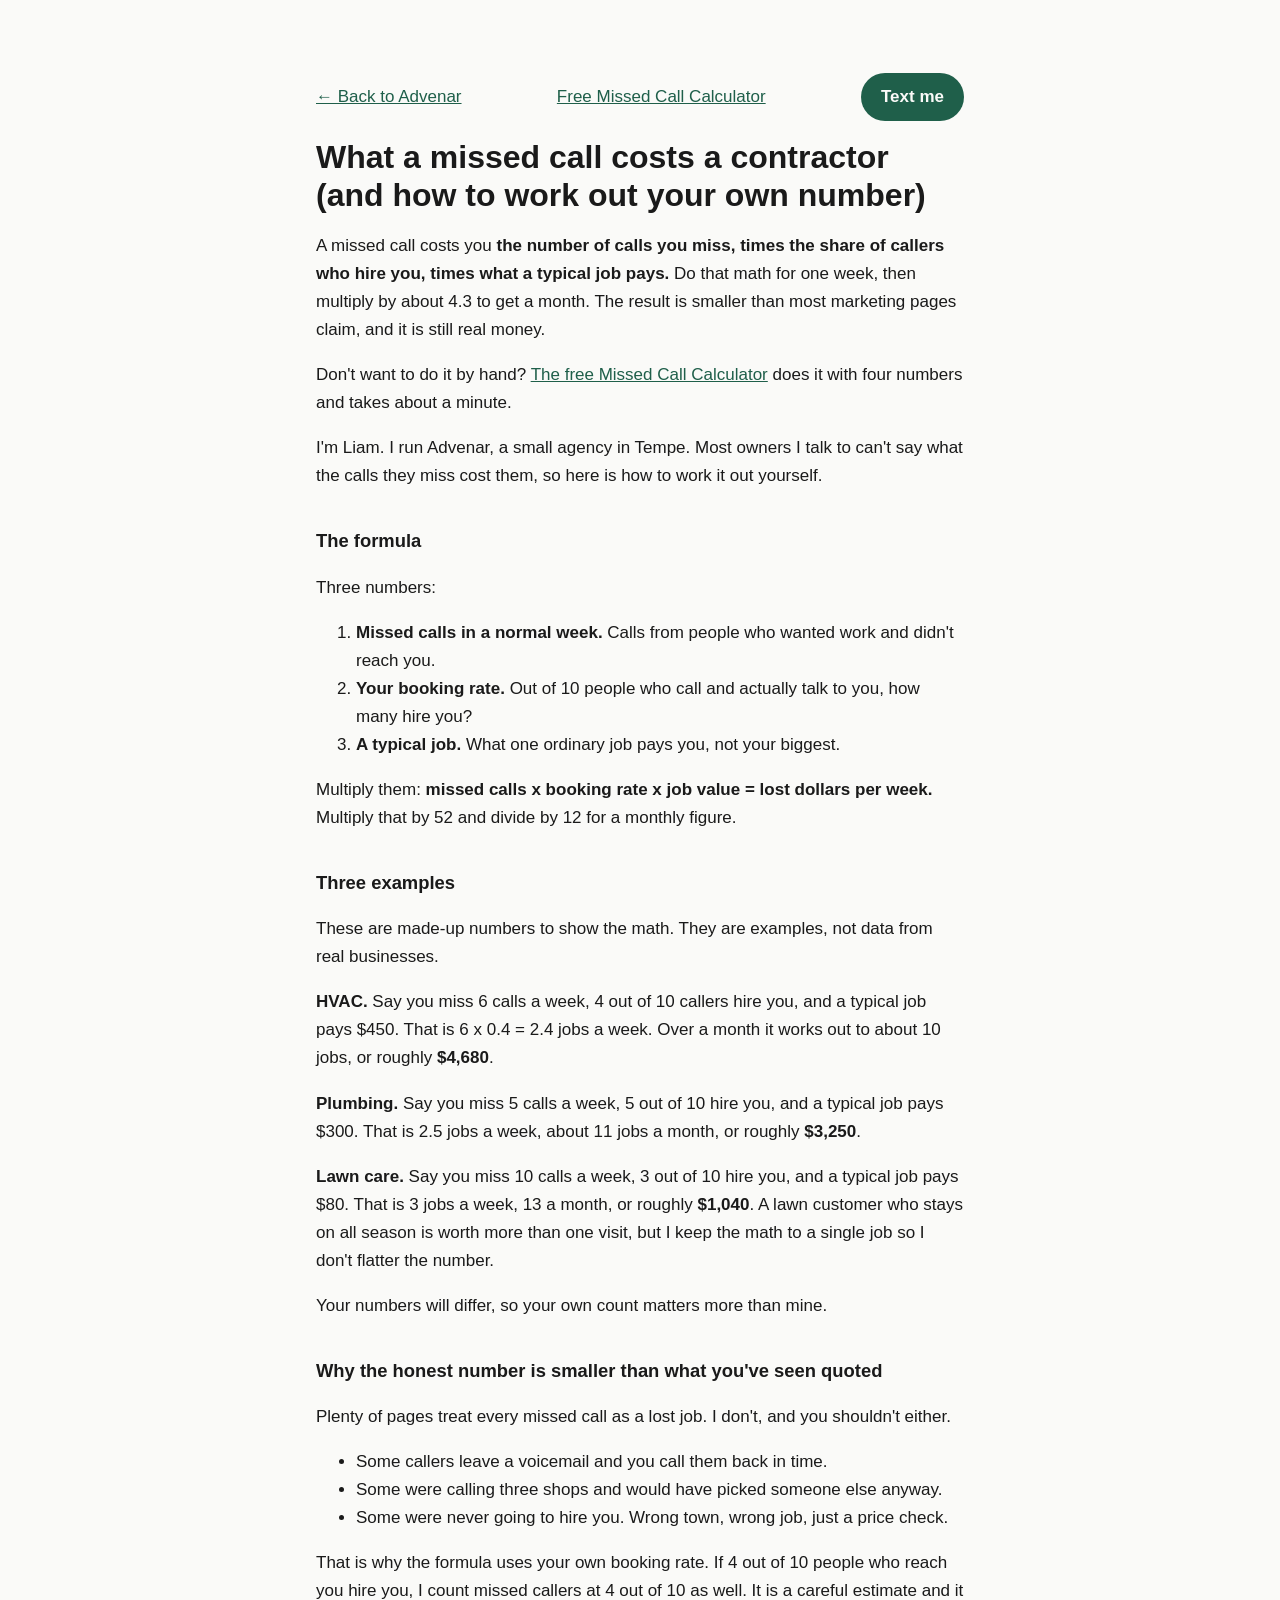
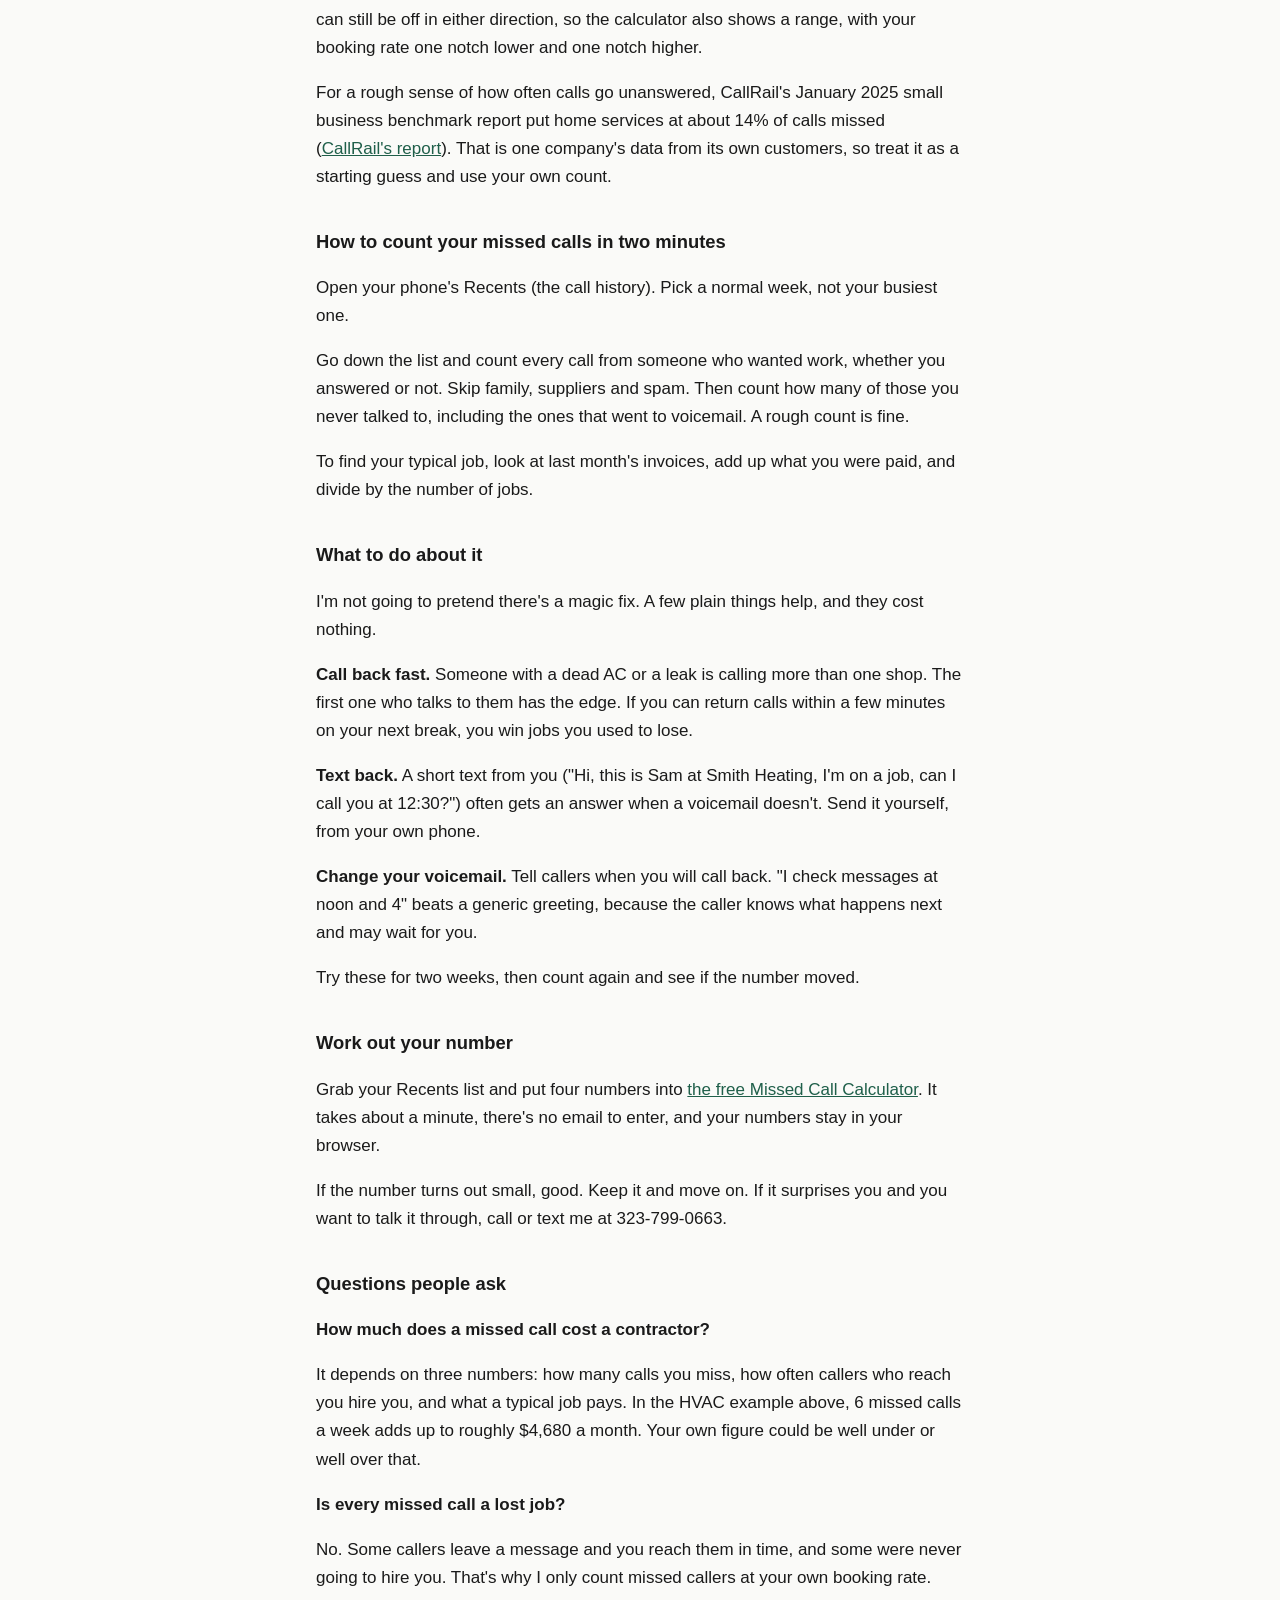
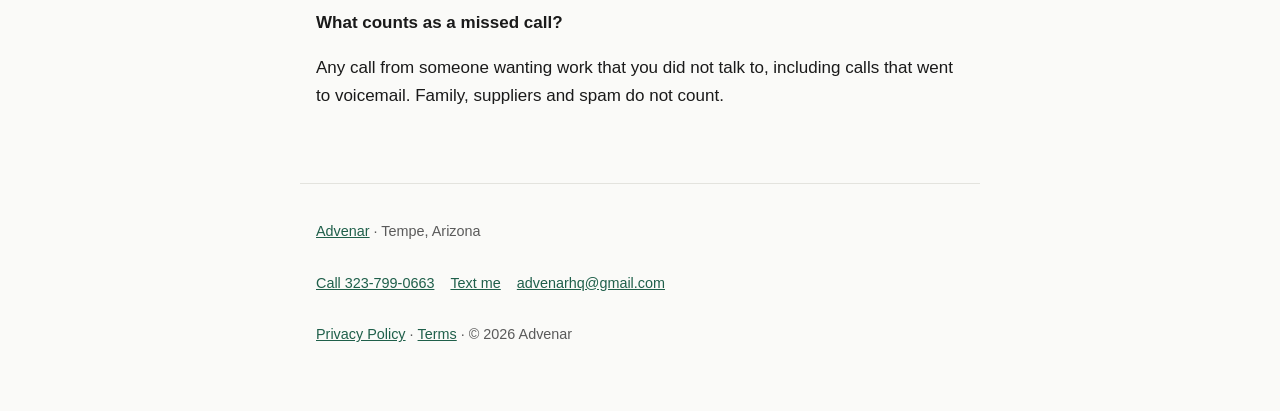
<file: missed-call-cost/index.html>
<!DOCTYPE html>
<html lang="en">
<head>
<meta charset="UTF-8">
<meta name="viewport" content="width=device-width, initial-scale=1.0">
<title>How Much Does a Missed Call Cost a Contractor? | Advenar</title>
<meta name="description" content="Work out what missed calls cost your HVAC, plumbing, roofing or lawn business. Plain formula, three examples, and a free calculator.">
<link rel="canonical" href="https://advenarhq.com/missed-call-cost/">
<meta property="og:type" content="article">
<meta property="og:site_name" content="Advenar">
<meta property="og:url" content="https://advenarhq.com/missed-call-cost/">
<meta property="og:title" content="How Much Does a Missed Call Cost a Contractor?">
<meta property="og:description" content="Work out what missed calls cost your HVAC, plumbing, roofing or lawn business. Plain formula, three examples, and a free calculator.">
<meta property="og:image" content="https://advenarhq.com/img/og.png">
<meta name="twitter:card" content="summary_large_image">
<link rel="icon" href="/favicon.svg" type="image/svg+xml">
<link rel="stylesheet" href="/style.css">
<script type="application/ld+json">{"@context": "https://schema.org", "@type": "Article", "headline": "How Much Does a Missed Call Cost a Contractor?", "description": "Work out what missed calls cost your HVAC, plumbing, roofing or lawn business. Plain formula, three examples, and a free calculator.", "url": "https://advenarhq.com/missed-call-cost/", "mainEntityOfPage": "https://advenarhq.com/missed-call-cost/", "datePublished": "2026-10-06", "dateModified": "2026-10-06", "image": "https://advenarhq.com/img/og.png", "author": {"@type": "Person", "name": "Liam", "url": "https://advenarhq.com/"}, "publisher": {"@type": "ProfessionalService", "@id": "https://advenarhq.com/#org", "name": "Advenar", "url": "https://advenarhq.com/"}}</script>
</head>
<body>
<main>
<p class="muted" style="display:flex;flex-wrap:wrap;justify-content:space-between;align-items:center;gap:12px 16px"><a href="/">&larr; Back to Advenar</a><a href="/audit/">Free Missed Call Calculator</a><a href="sms:+13237990663" style="display:inline-block;padding:10px 20px;border-radius:999px;background:var(--accent);color:var(--bg);font-weight:600;text-decoration:none;white-space:nowrap">Text me</a></p>
<article>
<h1>What a missed call costs a contractor (and how to work out your own number)</h1>
<p>A missed call costs you <strong>the number of calls you miss, times the share of callers who hire you, times what a typical job pays.</strong> Do that math for one week, then multiply by about 4.3 to get a month. The result is smaller than most marketing pages claim, and it is still real money.</p>
<p>Don't want to do it by hand? <a href="/audit/">The free Missed Call Calculator</a> does it with four numbers and takes about a minute.</p>
<p>I'm Liam. I run Advenar, a small agency in Tempe. Most owners I talk to can't say what the calls they miss cost them, so here is how to work it out yourself.</p>
<h2>The formula</h2>
<p>Three numbers:</p>
<ol>
<li><strong>Missed calls in a normal week.</strong> Calls from people who wanted work and didn't reach you.</li>
<li><strong>Your booking rate.</strong> Out of 10 people who call and actually talk to you, how many hire you?</li>
<li><strong>A typical job.</strong> What one ordinary job pays you, not your biggest.</li>
</ol>
<p>Multiply them: <strong>missed calls x booking rate x job value = lost dollars per week.</strong> Multiply that by 52 and divide by 12 for a monthly figure.</p>
<h2>Three examples</h2>
<p>These are made-up numbers to show the math. They are examples, not data from real businesses.</p>
<p><strong>HVAC.</strong> Say you miss 6 calls a week, 4 out of 10 callers hire you, and a typical job pays $450. That is 6 x 0.4 = 2.4 jobs a week. Over a month it works out to about 10 jobs, or roughly <strong>$4,680</strong>.</p>
<p><strong>Plumbing.</strong> Say you miss 5 calls a week, 5 out of 10 hire you, and a typical job pays $300. That is 2.5 jobs a week, about 11 jobs a month, or roughly <strong>$3,250</strong>.</p>
<p><strong>Lawn care.</strong> Say you miss 10 calls a week, 3 out of 10 hire you, and a typical job pays $80. That is 3 jobs a week, 13 a month, or roughly <strong>$1,040</strong>. A lawn customer who stays on all season is worth more than one visit, but I keep the math to a single job so I don't flatter the number.</p>
<p>Your numbers will differ, so your own count matters more than mine.</p>
<h2>Why the honest number is smaller than what you've seen quoted</h2>
<p>Plenty of pages treat every missed call as a lost job. I don't, and you shouldn't either.</p>
<ul>
<li>Some callers leave a voicemail and you call them back in time.</li>
<li>Some were calling three shops and would have picked someone else anyway.</li>
<li>Some were never going to hire you. Wrong town, wrong job, just a price check.</li>
</ul>
<p>That is why the formula uses your own booking rate. If 4 out of 10 people who reach you hire you, I count missed callers at 4 out of 10 as well. It is a careful estimate and it can still be off in either direction, so the calculator also shows a range, with your booking rate one notch lower and one notch higher.</p>
<p>For a rough sense of how often calls go unanswered, CallRail's January 2025 small business benchmark report put home services at about 14% of calls missed (<a href="https://www.callrail.com/blog/callrail-releases-benchmark-report" rel="noopener">CallRail's report</a>). That is one company's data from its own customers, so treat it as a starting guess and use your own count.</p>
<h2>How to count your missed calls in two minutes</h2>
<p>Open your phone's Recents (the call history). Pick a normal week, not your busiest one.</p>
<p>Go down the list and count every call from someone who wanted work, whether you answered or not. Skip family, suppliers and spam. Then count how many of those you never talked to, including the ones that went to voicemail. A rough count is fine.</p>
<p>To find your typical job, look at last month's invoices, add up what you were paid, and divide by the number of jobs.</p>
<h2>What to do about it</h2>
<p>I'm not going to pretend there's a magic fix. A few plain things help, and they cost nothing.</p>
<p><strong>Call back fast.</strong> Someone with a dead AC or a leak is calling more than one shop. The first one who talks to them has the edge. If you can return calls within a few minutes on your next break, you win jobs you used to lose.</p>
<p><strong>Text back.</strong> A short text from you ("Hi, this is Sam at Smith Heating, I'm on a job, can I call you at 12:30?") often gets an answer when a voicemail doesn't. Send it yourself, from your own phone.</p>
<p><strong>Change your voicemail.</strong> Tell callers when you will call back. "I check messages at noon and 4" beats a generic greeting, because the caller knows what happens next and may wait for you.</p>
<p>Try these for two weeks, then count again and see if the number moved.</p>
<h2>Work out your number</h2>
<p>Grab your Recents list and put four numbers into <a href="/audit/">the free Missed Call Calculator</a>. It takes about a minute, there's no email to enter, and your numbers stay in your browser.</p>
<p>If the number turns out small, good. Keep it and move on. If it surprises you and you want to talk it through, call or text me at 323-799-0663.</p>
<h2>Questions people ask</h2>
<p><strong>How much does a missed call cost a contractor?</strong></p>
<p>It depends on three numbers: how many calls you miss, how often callers who reach you hire you, and what a typical job pays. In the HVAC example above, 6 missed calls a week adds up to roughly $4,680 a month. Your own figure could be well under or well over that.</p>
<p><strong>Is every missed call a lost job?</strong></p>
<p>No. Some callers leave a message and you reach them in time, and some were never going to hire you. That's why I only count missed callers at your own booking rate.</p>
<p><strong>What counts as a missed call?</strong></p>
<p>Any call from someone wanting work that you did not talk to, including calls that went to voicemail. Family, suppliers and spam do not count.</p>
</article>
</main>
<footer>
<p><a href="/">Advenar</a> &middot; Tempe, Arizona</p>
<p class="links"><a href="tel:+13237990663">Call 323-799-0663</a> <a href="sms:+13237990663">Text me</a> <a href="mailto:advenarhq@gmail.com">advenarhq@gmail.com</a></p>
<p><a href="/privacy/">Privacy Policy</a> &middot; <a href="/terms/">Terms</a> &middot; &copy; 2026 Advenar</p>
</footer>
</body>
</html>
</file>
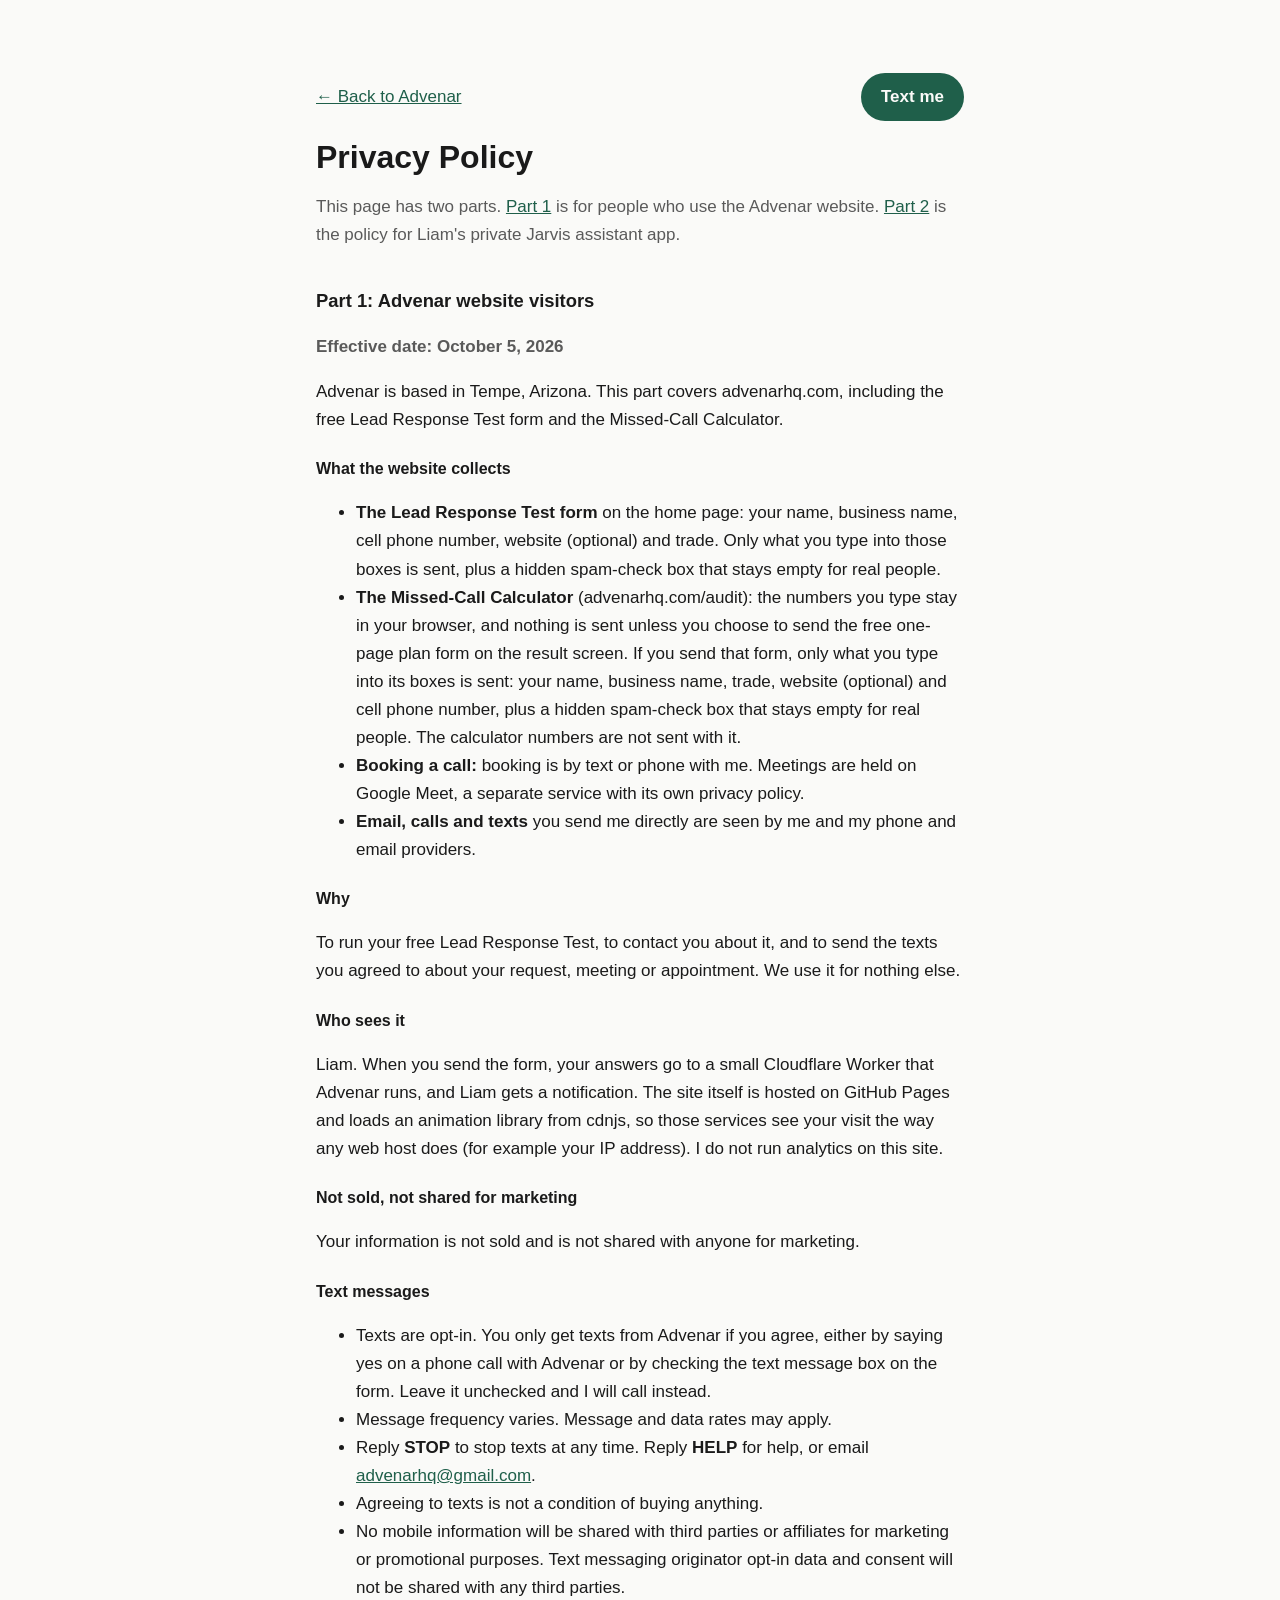
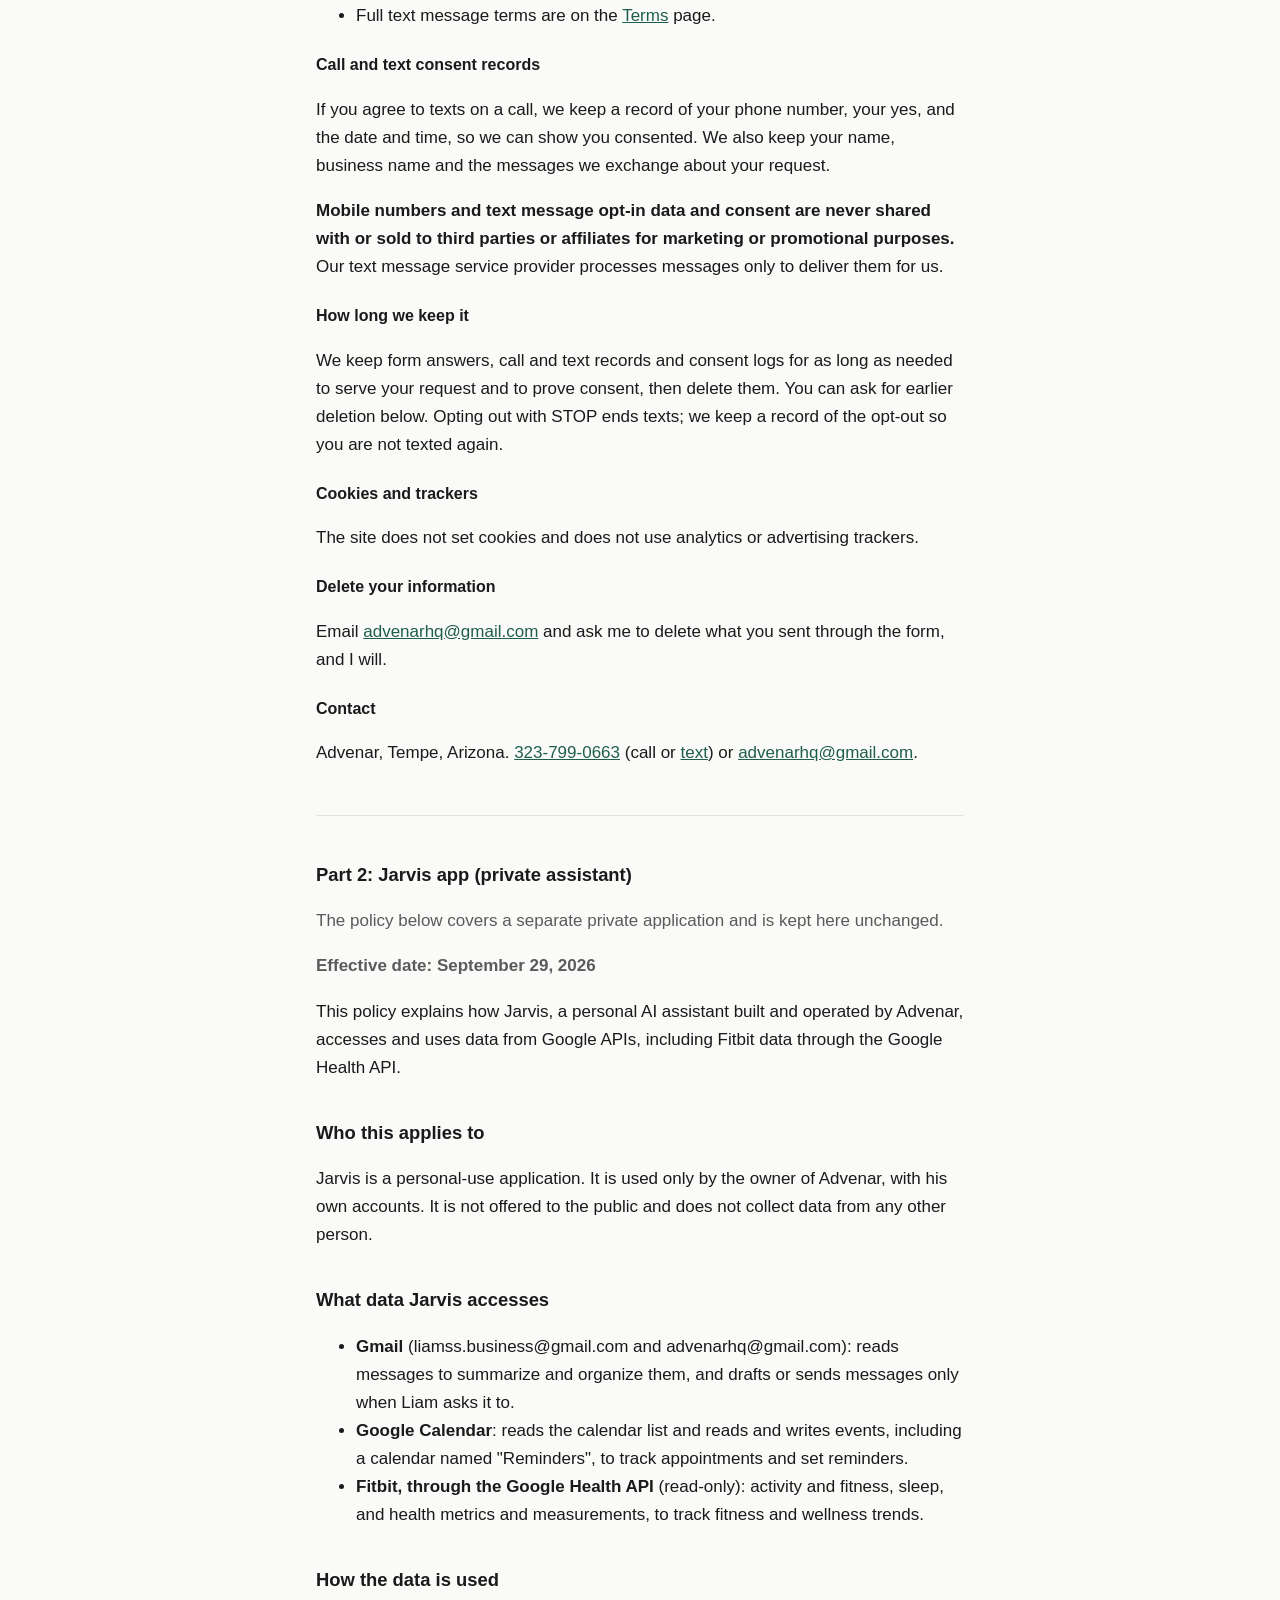
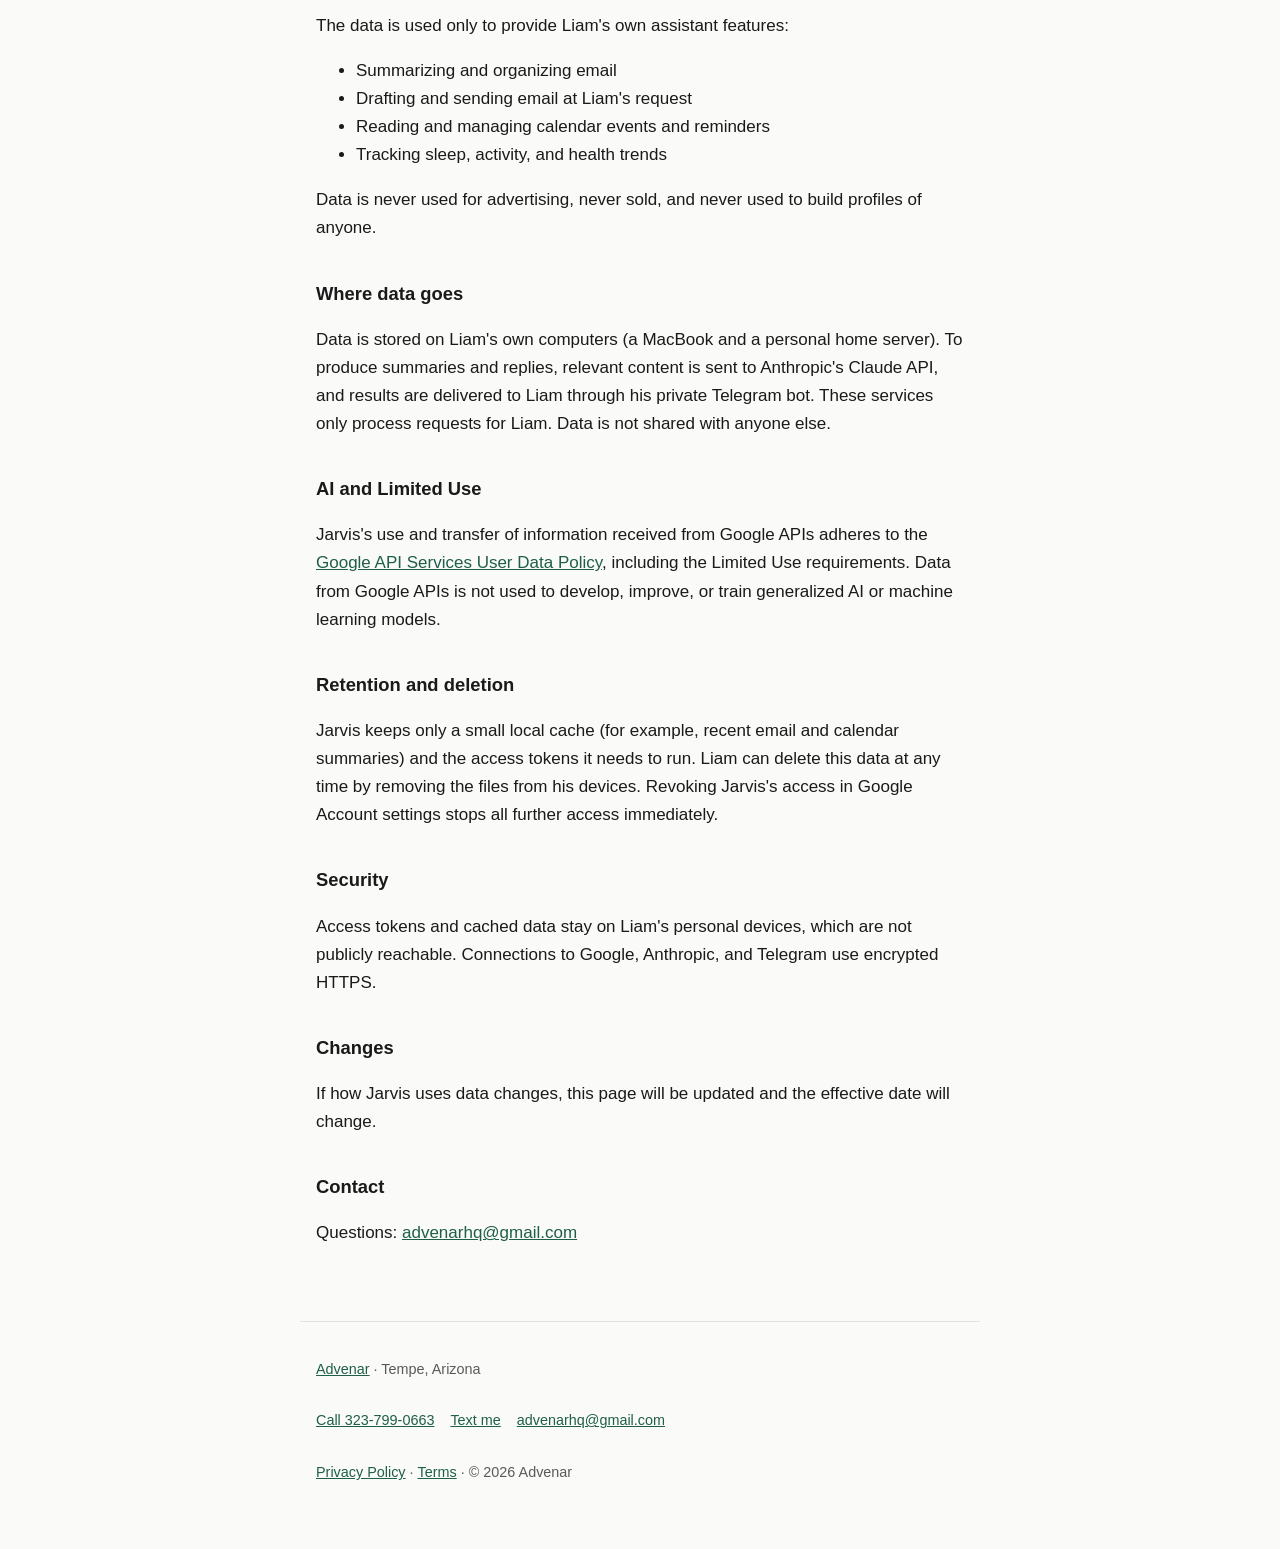
<file: privacy/index.html>
<!DOCTYPE html>
<html lang="en">
<head>
<meta charset="UTF-8">
<meta name="viewport" content="width=device-width, initial-scale=1.0">
<title>Privacy Policy | Advenar</title>
<meta name="description" content="How the Advenar website handles what you send through its forms, text message terms, and how to ask for deletion.">
<link rel="canonical" href="https://advenarhq.com/privacy/">
<meta property="og:type" content="website">
<meta property="og:site_name" content="Advenar">
<meta property="og:url" content="https://advenarhq.com/privacy/">
<meta property="og:title" content="Privacy Policy | Advenar">
<meta property="og:description" content="How the Advenar website handles what you send through its forms, text message terms, and how to ask for deletion.">
<meta property="og:image" content="https://advenarhq.com/img/og.png">
<meta name="twitter:card" content="summary_large_image">
<link rel="icon" href="/favicon.svg" type="image/svg+xml">
<link rel="stylesheet" href="/style.css">
</head>
<body>
<main>
<p class="muted" style="display:flex;justify-content:space-between;align-items:center;gap:16px"><a href="/">&larr; Back to Advenar</a><a href="sms:+13237990663" style="display:inline-block;padding:10px 20px;border-radius:999px;background:var(--accent);color:var(--bg);font-weight:600;text-decoration:none;white-space:nowrap">Text me</a></p>
<h1>Privacy Policy</h1>
<p class="muted">This page has two parts. <a href="#visitors">Part 1</a> is for people who use the Advenar website. <a href="#jarvis">Part 2</a> is the policy for Liam's private Jarvis assistant app.</p>

<section id="visitors">
<h2>Part 1: Advenar website visitors</h2>
<p class="muted"><strong>Effective date: October 5, 2026</strong></p>
<p>Advenar is based in Tempe, Arizona. This part covers advenarhq.com, including the free Lead Response Test form and the Missed-Call Calculator.</p>

<h3>What the website collects</h3>
<ul>
<li><strong>The Lead Response Test form</strong> on the home page: your name, business name, cell phone number, website (optional) and trade. Only what you type into those boxes is sent, plus a hidden spam-check box that stays empty for real people.</li>
<li><strong>The Missed-Call Calculator</strong> (advenarhq.com/audit): the numbers you type stay in your browser, and nothing is sent unless you choose to send the free one-page plan form on the result screen. If you send that form, only what you type into its boxes is sent: your name, business name, trade, website (optional) and cell phone number, plus a hidden spam-check box that stays empty for real people. The calculator numbers are not sent with it.</li>
<li><strong>Booking a call:</strong> booking is by text or phone with me. Meetings are held on Google Meet, a separate service with its own privacy policy.</li>
<li><strong>Email, calls and texts</strong> you send me directly are seen by me and my phone and email providers.</li>
</ul>

<h3>Why</h3>
<p>To run your free Lead Response Test, to contact you about it, and to send the texts you agreed to about your request, meeting or appointment. We use it for nothing else.</p>

<h3>Who sees it</h3>
<p>Liam. When you send the form, your answers go to a small Cloudflare Worker that Advenar runs, and Liam gets a notification. The site itself is hosted on GitHub Pages and loads an animation library from cdnjs, so those services see your visit the way any web host does (for example your IP address). I do not run analytics on this site.</p>

<h3>Not sold, not shared for marketing</h3>
<p>Your information is not sold and is not shared with anyone for marketing.</p>

<h3 id="texts">Text messages</h3>
<ul>
<li>Texts are opt-in. You only get texts from Advenar if you agree, either by saying yes on a phone call with Advenar or by checking the text message box on the form. Leave it unchecked and I will call instead.</li>
<li>Message frequency varies. Message and data rates may apply.</li>
<li>Reply <strong>STOP</strong> to stop texts at any time. Reply <strong>HELP</strong> for help, or email <a href="mailto:advenarhq@gmail.com">advenarhq@gmail.com</a>.</li>
<li>Agreeing to texts is not a condition of buying anything.</li>
<li>No mobile information will be shared with third parties or affiliates for marketing or promotional purposes. Text messaging originator opt-in data and consent will not be shared with any third parties.</li>
<li>Full text message terms are on the <a href="/terms/">Terms</a> page.</li>
</ul>

<h3>Call and text consent records</h3>
<p>If you agree to texts on a call, we keep a record of your phone number, your yes, and the date and time, so we can show you consented. We also keep your name, business name and the messages we exchange about your request.</p>
<p><strong>Mobile numbers and text message opt-in data and consent are never shared with or sold to third parties or affiliates for marketing or promotional purposes.</strong> Our text message service provider processes messages only to deliver them for us.</p>

<h3>How long we keep it</h3>
<p>We keep form answers, call and text records and consent logs for as long as needed to serve your request and to prove consent, then delete them. You can ask for earlier deletion below. Opting out with STOP ends texts; we keep a record of the opt-out so you are not texted again.</p>

<h3>Cookies and trackers</h3>
<p>The site does not set cookies and does not use analytics or advertising trackers.</p>

<h3>Delete your information</h3>
<p>Email <a href="mailto:advenarhq@gmail.com">advenarhq@gmail.com</a> and ask me to delete what you sent through the form, and I will.</p>

<h3>Contact</h3>
<p>Advenar, Tempe, Arizona. <a href="tel:+13237990663">323-799-0663</a> (call or <a href="sms:+13237990663">text</a>) or <a href="mailto:advenarhq@gmail.com">advenarhq@gmail.com</a>.</p>
</section>

<section id="jarvis">
<h2>Part 2: Jarvis app (private assistant)</h2>
<p class="muted">The policy below covers a separate private application and is kept here unchanged.</p>
<p class="muted"><strong>Effective date: September 29, 2026</strong></p>

<p>This policy explains how Jarvis, a personal AI assistant built and operated by Advenar, accesses and uses data from Google APIs, including Fitbit data through the Google Health API.</p>

<h2>Who this applies to</h2>
<p>Jarvis is a personal-use application. It is used only by the owner of Advenar, with his own accounts. It is not offered to the public and does not collect data from any other person.</p>

<h2>What data Jarvis accesses</h2>
<ul>
<li><strong>Gmail</strong> (liamss.business@gmail.com and advenarhq@gmail.com): reads messages to summarize and organize them, and drafts or sends messages only when Liam asks it to.</li>
<li><strong>Google Calendar</strong>: reads the calendar list and reads and writes events, including a calendar named "Reminders", to track appointments and set reminders.</li>
<li><strong>Fitbit, through the Google Health API</strong> (read-only): activity and fitness, sleep, and health metrics and measurements, to track fitness and wellness trends.</li>
</ul>

<h2>How the data is used</h2>
<p>The data is used only to provide Liam's own assistant features:</p>
<ul>
<li>Summarizing and organizing email</li>
<li>Drafting and sending email at Liam's request</li>
<li>Reading and managing calendar events and reminders</li>
<li>Tracking sleep, activity, and health trends</li>
</ul>
<p>Data is never used for advertising, never sold, and never used to build profiles of anyone.</p>

<h2>Where data goes</h2>
<p>Data is stored on Liam's own computers (a MacBook and a personal home server). To produce summaries and replies, relevant content is sent to Anthropic's Claude API, and results are delivered to Liam through his private Telegram bot. These services only process requests for Liam. Data is not shared with anyone else.</p>

<h2>AI and Limited Use</h2>
<p>Jarvis's use and transfer of information received from Google APIs adheres to the <a href="https://developers.google.com/terms/api-services-user-data-policy">Google API Services User Data Policy</a>, including the Limited Use requirements. Data from Google APIs is not used to develop, improve, or train generalized AI or machine learning models.</p>

<h2>Retention and deletion</h2>
<p>Jarvis keeps only a small local cache (for example, recent email and calendar summaries) and the access tokens it needs to run. Liam can delete this data at any time by removing the files from his devices. Revoking Jarvis's access in Google Account settings stops all further access immediately.</p>

<h2>Security</h2>
<p>Access tokens and cached data stay on Liam's personal devices, which are not publicly reachable. Connections to Google, Anthropic, and Telegram use encrypted HTTPS.</p>

<h2>Changes</h2>
<p>If how Jarvis uses data changes, this page will be updated and the effective date will change.</p>

<h2>Contact</h2>
<p>Questions: <a href="mailto:advenarhq@gmail.com">advenarhq@gmail.com</a></p>
</section>
</main>
<footer>
<p><a href="/">Advenar</a> &middot; Tempe, Arizona</p>
<p class="links"><a href="tel:+13237990663">Call 323-799-0663</a> <a href="sms:+13237990663">Text me</a> <a href="mailto:advenarhq@gmail.com">advenarhq@gmail.com</a></p>
<p><a href="/privacy/">Privacy Policy</a> &middot; <a href="/terms/">Terms</a> &middot; &copy; 2026 Advenar</p>
</footer>
</body>
</html>
</file>
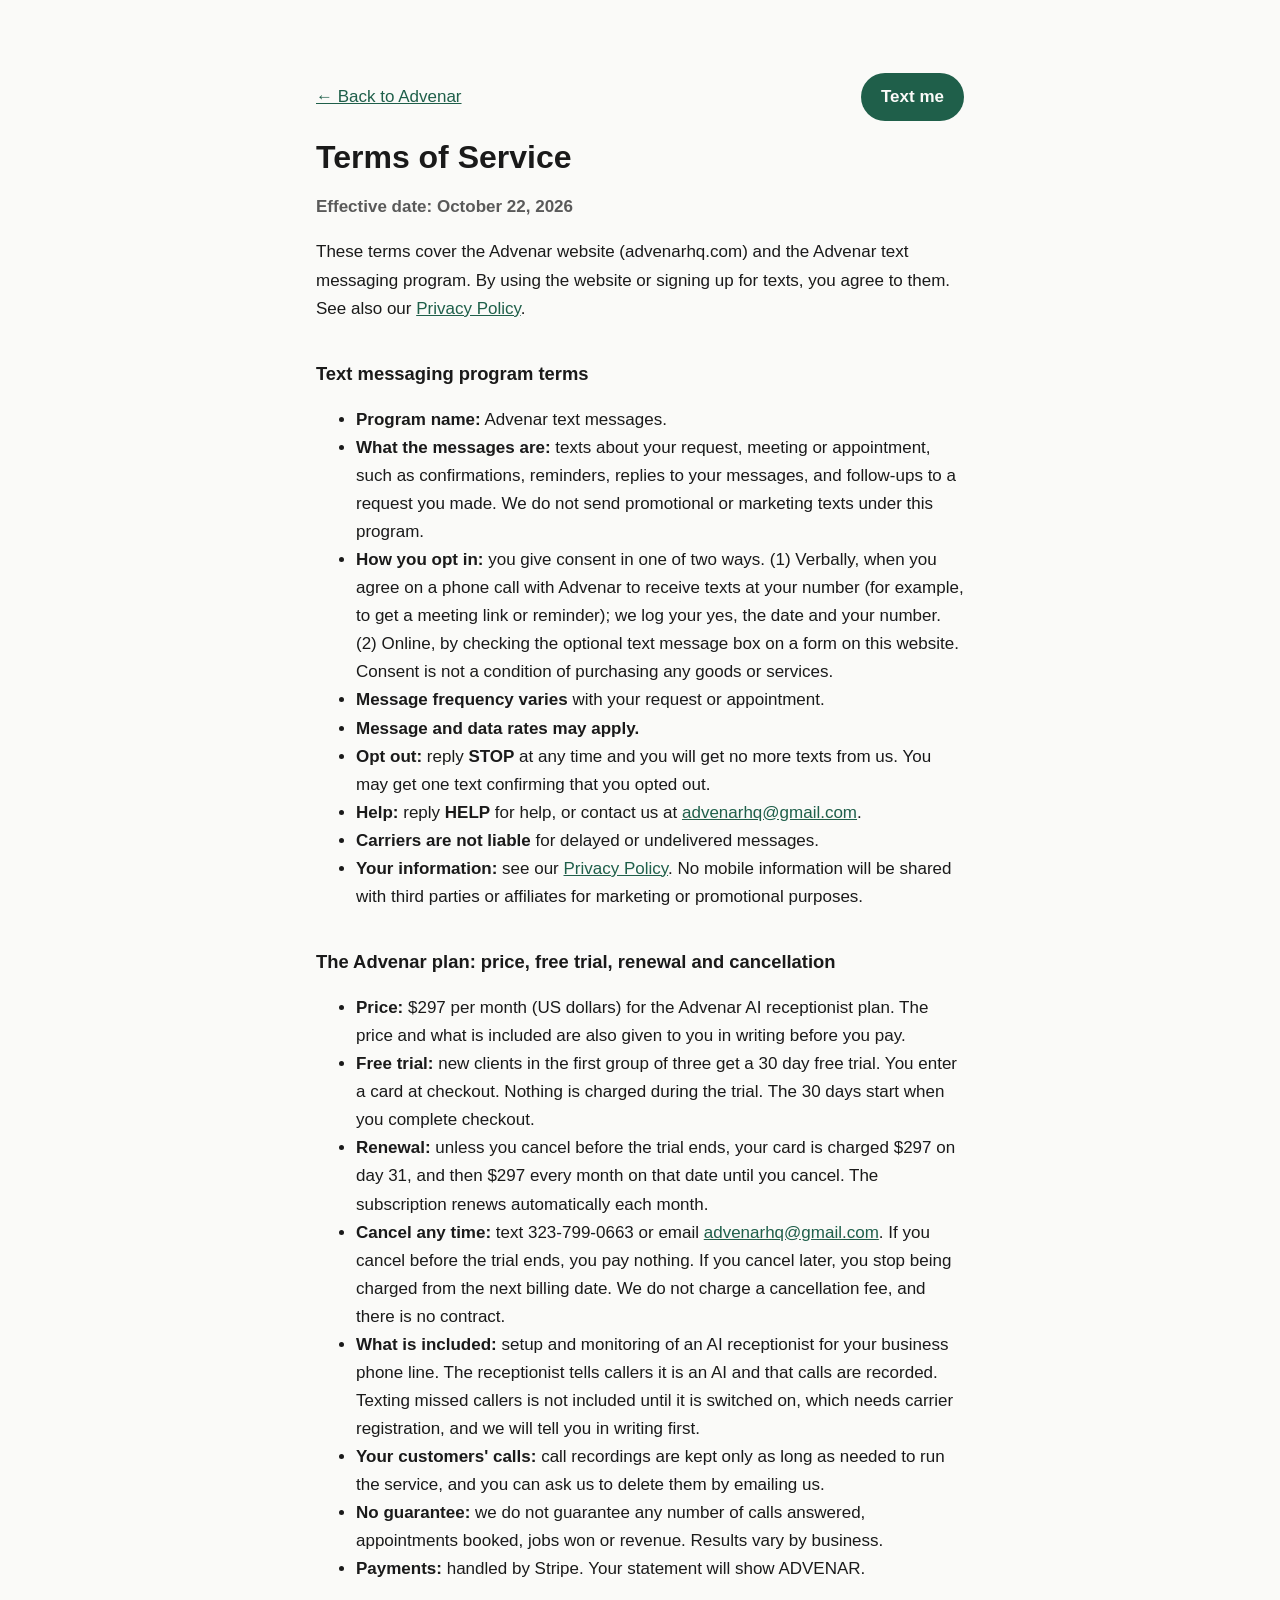
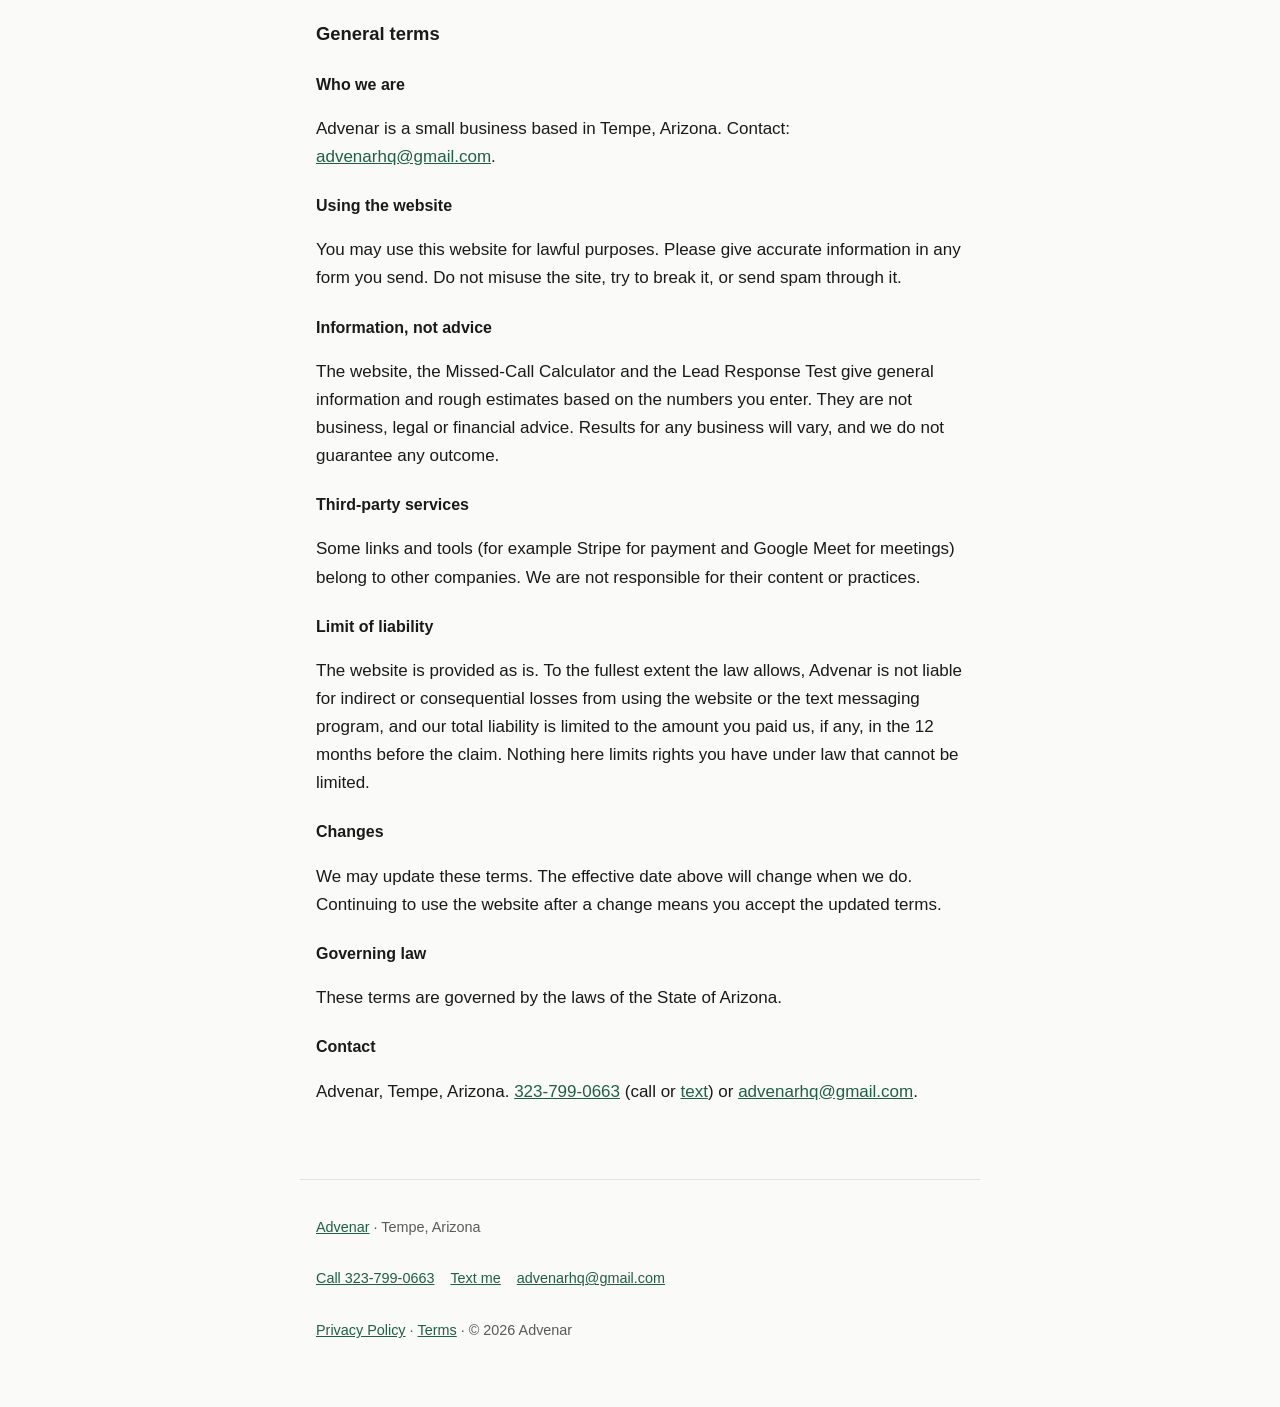
<file: terms/index.html>
<!DOCTYPE html>
<html lang="en">
<head>
<meta charset="UTF-8">
<meta name="viewport" content="width=device-width, initial-scale=1.0">
<title>Terms of Service and Text Messaging Terms | Advenar</title>
<meta name="description" content="Terms for using the Advenar website and the Advenar text messaging program: what messages we send, how often, rates, and how to opt out.">
<link rel="canonical" href="https://advenarhq.com/terms/">
<meta property="og:type" content="website">
<meta property="og:site_name" content="Advenar">
<meta property="og:url" content="https://advenarhq.com/terms/">
<meta property="og:title" content="Terms of Service and Text Messaging Terms | Advenar">
<meta property="og:description" content="Terms for using the Advenar website and the Advenar text messaging program.">
<meta property="og:image" content="https://advenarhq.com/img/og.png">
<meta name="twitter:card" content="summary_large_image">
<link rel="icon" href="/favicon.svg" type="image/svg+xml">
<link rel="stylesheet" href="/style.css">
</head>
<body>
<main>
<p class="muted" style="display:flex;justify-content:space-between;align-items:center;gap:16px"><a href="/">&larr; Back to Advenar</a><a href="sms:+13237990663" style="display:inline-block;padding:10px 20px;border-radius:999px;background:var(--accent);color:var(--bg);font-weight:600;text-decoration:none;white-space:nowrap">Text me</a></p>
<h1>Terms of Service</h1>
<p class="muted"><strong>Effective date: October 22, 2026</strong></p>
<p>These terms cover the Advenar website (advenarhq.com) and the Advenar text messaging program. By using the website or signing up for texts, you agree to them. See also our <a href="/privacy/">Privacy Policy</a>.</p>

<section id="sms">
<h2>Text messaging program terms</h2>
<ul>
<li><strong>Program name:</strong> Advenar text messages.</li>
<li><strong>What the messages are:</strong> texts about your request, meeting or appointment, such as confirmations, reminders, replies to your messages, and follow-ups to a request you made. We do not send promotional or marketing texts under this program.</li>
<li><strong>How you opt in:</strong> you give consent in one of two ways. (1) Verbally, when you agree on a phone call with Advenar to receive texts at your number (for example, to get a meeting link or reminder); we log your yes, the date and your number. (2) Online, by checking the optional text message box on a form on this website. Consent is not a condition of purchasing any goods or services.</li>
<li><strong>Message frequency varies</strong> with your request or appointment.</li>
<li><strong>Message and data rates may apply.</strong></li>
<li><strong>Opt out:</strong> reply <strong>STOP</strong> at any time and you will get no more texts from us. You may get one text confirming that you opted out.</li>
<li><strong>Help:</strong> reply <strong>HELP</strong> for help, or contact us at <a href="mailto:advenarhq@gmail.com">advenarhq@gmail.com</a>.</li>
<li><strong>Carriers are not liable</strong> for delayed or undelivered messages.</li>
<li><strong>Your information:</strong> see our <a href="/privacy/#texts">Privacy Policy</a>. No mobile information will be shared with third parties or affiliates for marketing or promotional purposes.</li>
</ul>
</section>

<section id="plan">
<h2>The Advenar plan: price, free trial, renewal and cancellation</h2>
<ul>
<li><strong>Price:</strong> $297 per month (US dollars) for the Advenar AI receptionist plan. The price and what is included are also given to you in writing before you pay.</li>
<li><strong>Free trial:</strong> new clients in the first group of three get a 30 day free trial. You enter a card at checkout. Nothing is charged during the trial. The 30 days start when you complete checkout.</li>
<li><strong>Renewal:</strong> unless you cancel before the trial ends, your card is charged $297 on day 31, and then $297 every month on that date until you cancel. The subscription renews automatically each month.</li>
<li><strong>Cancel any time:</strong> text 323-799-0663 or email <a href="mailto:advenarhq@gmail.com">advenarhq@gmail.com</a>. If you cancel before the trial ends, you pay nothing. If you cancel later, you stop being charged from the next billing date. We do not charge a cancellation fee, and there is no contract.</li>
<li><strong>What is included:</strong> setup and monitoring of an AI receptionist for your business phone line. The receptionist tells callers it is an AI and that calls are recorded. Texting missed callers is not included until it is switched on, which needs carrier registration, and we will tell you in writing first.</li>
<li><strong>Your customers' calls:</strong> call recordings are kept only as long as needed to run the service, and you can ask us to delete them by emailing us.</li>
<li><strong>No guarantee:</strong> we do not guarantee any number of calls answered, appointments booked, jobs won or revenue. Results vary by business.</li>
<li><strong>Payments:</strong> handled by Stripe. Your statement will show ADVENAR.</li>
</ul>
</section>

<section id="general">
<h2>General terms</h2>

<h3>Who we are</h3>
<p>Advenar is a small business based in Tempe, Arizona. Contact: <a href="mailto:advenarhq@gmail.com">advenarhq@gmail.com</a>.</p>

<h3>Using the website</h3>
<p>You may use this website for lawful purposes. Please give accurate information in any form you send. Do not misuse the site, try to break it, or send spam through it.</p>

<h3>Information, not advice</h3>
<p>The website, the Missed-Call Calculator and the Lead Response Test give general information and rough estimates based on the numbers you enter. They are not business, legal or financial advice. Results for any business will vary, and we do not guarantee any outcome.</p>

<h3>Third-party services</h3>
<p>Some links and tools (for example Stripe for payment and Google Meet for meetings) belong to other companies. We are not responsible for their content or practices.</p>

<h3>Limit of liability</h3>
<p>The website is provided as is. To the fullest extent the law allows, Advenar is not liable for indirect or consequential losses from using the website or the text messaging program, and our total liability is limited to the amount you paid us, if any, in the 12 months before the claim. Nothing here limits rights you have under law that cannot be limited.</p>

<h3>Changes</h3>
<p>We may update these terms. The effective date above will change when we do. Continuing to use the website after a change means you accept the updated terms.</p>

<h3>Governing law</h3>
<p>These terms are governed by the laws of the State of Arizona.</p>

<h3>Contact</h3>
<p>Advenar, Tempe, Arizona. <a href="tel:+13237990663">323-799-0663</a> (call or <a href="sms:+13237990663">text</a>) or <a href="mailto:advenarhq@gmail.com">advenarhq@gmail.com</a>.</p>
</section>
</main>
<footer>
<p><a href="/">Advenar</a> &middot; Tempe, Arizona</p>
<p class="links"><a href="tel:+13237990663">Call 323-799-0663</a> <a href="sms:+13237990663">Text me</a> <a href="mailto:advenarhq@gmail.com">advenarhq@gmail.com</a></p>
<p><a href="/privacy/">Privacy Policy</a> &middot; <a href="/terms/">Terms</a> &middot; &copy; 2026 Advenar</p>
</footer>
</body>
</html>
</file>
<file: style.css>
:root{--bg:#fafaf8;--fg:#1a1a1a;--muted:#5a5a5a;--accent:#1f5f4a;--line:#e3e3de}
@media (prefers-color-scheme:dark){:root{--bg:#121412;--fg:#ecece8;--muted:#a8a8a2;--accent:#6fc2a3;--line:#2a2d2a}}
*{box-sizing:border-box}
body{margin:0;background:var(--bg);color:var(--fg);font:17px/1.65 -apple-system,BlinkMacSystemFont,"Segoe UI",Roboto,sans-serif}
main{max-width:680px;margin:0 auto;padding:56px 16px}
h1{font-size:2rem;line-height:1.2;margin:0 0 12px}
h2{font-size:1.15rem;margin:36px 0 8px}
.muted{color:var(--muted)}
a{color:var(--accent)}
footer{max-width:680px;margin:0 auto;padding:24px 16px 48px;border-top:1px solid var(--line);color:var(--muted);font-size:.9rem}

h3{font-size:1rem;margin:22px 0 6px}
section{margin:0 0 8px}
#jarvis{margin-top:48px;padding-top:8px;border-top:1px solid var(--line)}
footer p{margin:0 0 4px}
footer a{display:inline-block;padding:12px 0}

.links{display:flex;flex-wrap:wrap;align-items:center;column-gap:16px}
.links span{display:none}
footer p.links a{padding:12px 0}
</file>
